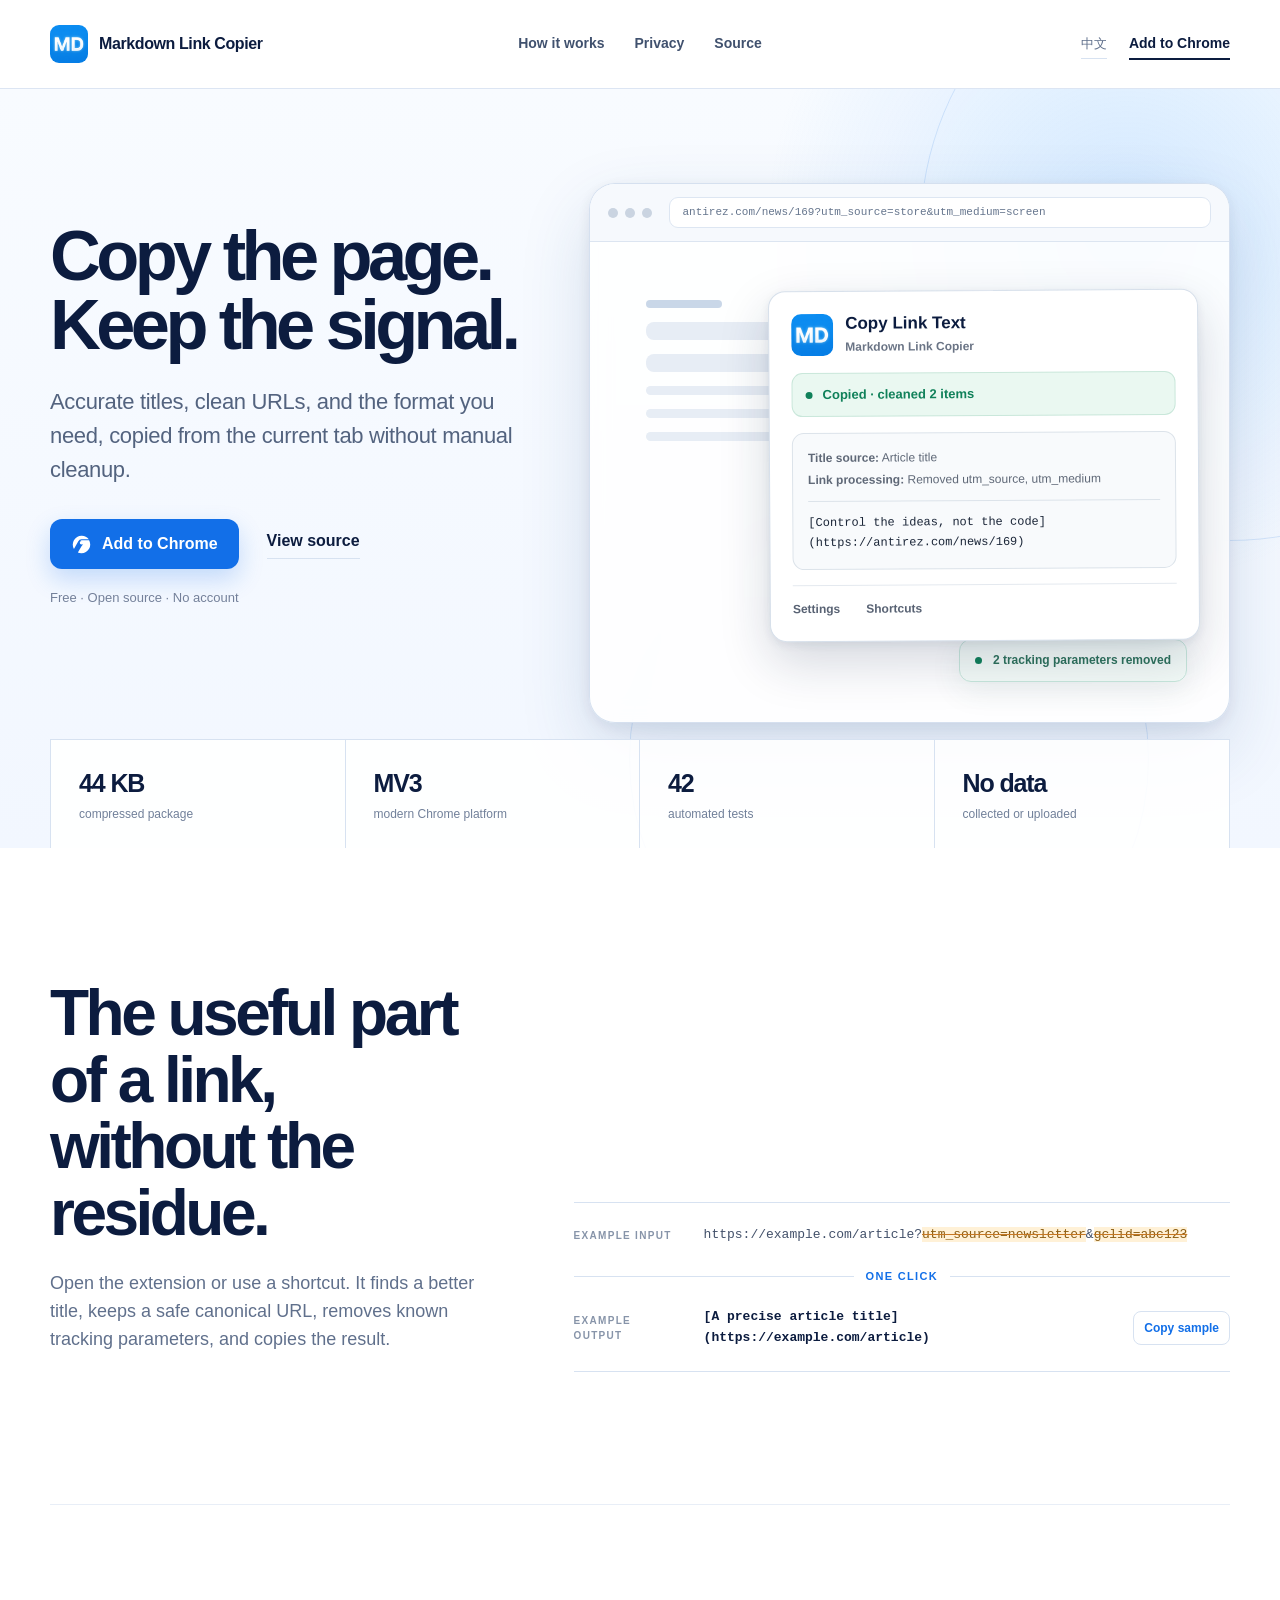
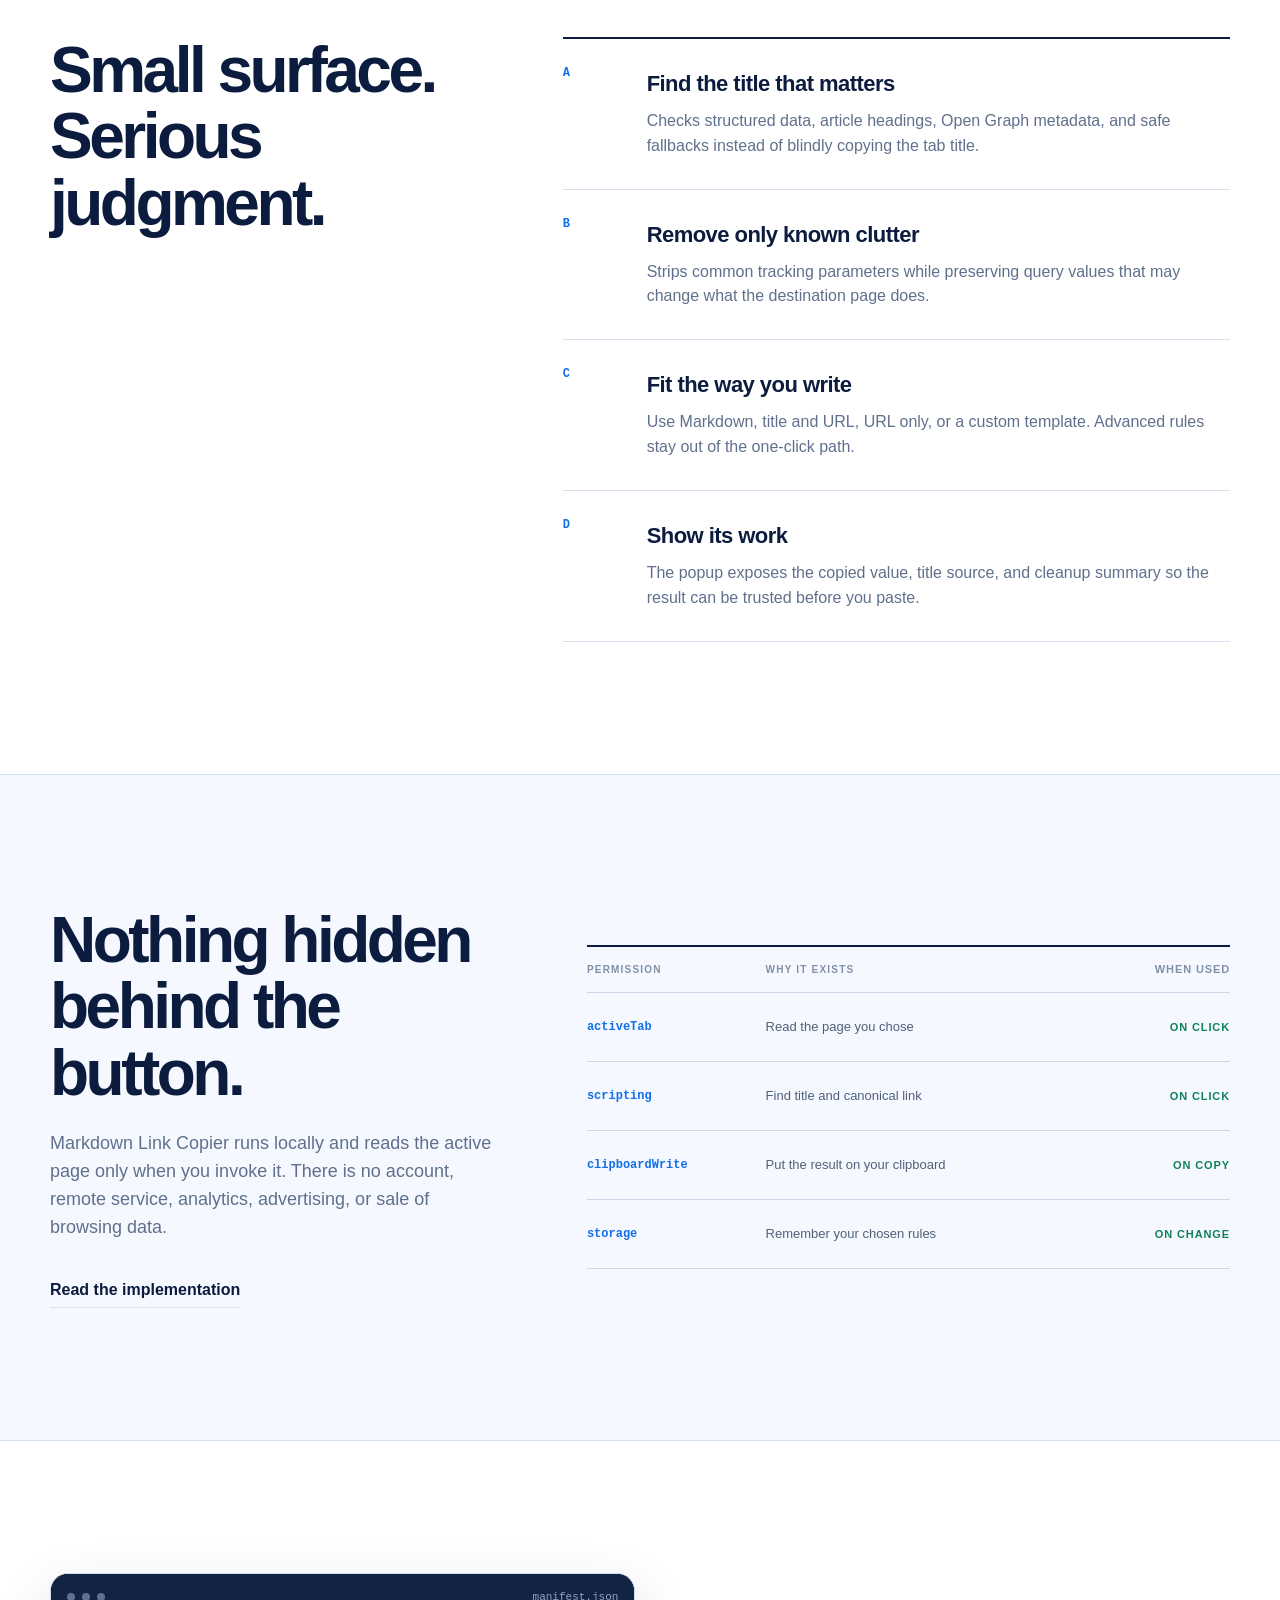
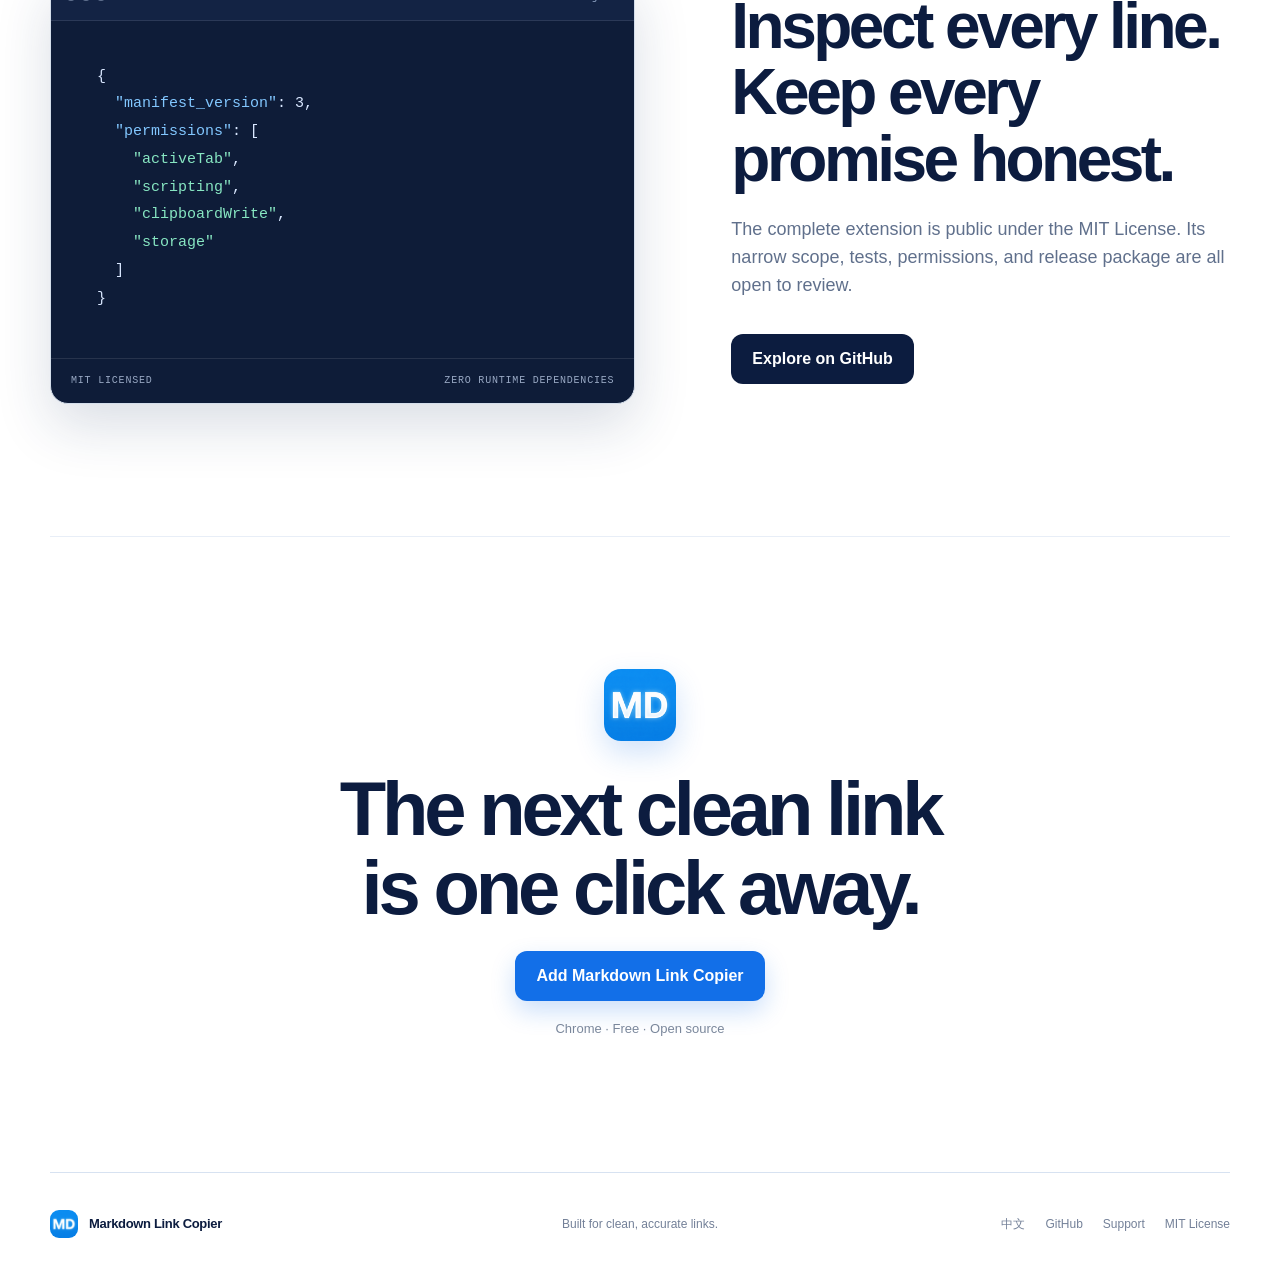
<file: index.html>
<!doctype html>
<html lang="en">
<head>
  <meta charset="utf-8">
  <meta name="viewport" content="width=device-width, initial-scale=1">
  <meta name="description" content="Copy accurate page titles and clean URLs as Markdown in one click. A tiny, private, open-source Chrome extension.">
  <meta name="theme-color" content="#f5f9ff">
  <meta name="google-site-verification" content="lXAVXSCRYw8cvFvBLRrI5SZCFCFTKyAIHOWadJVIrMo">
  <link rel="canonical" href="https://walnut-a.github.io/markdown-link-copier/">
  <link rel="alternate" hreflang="en" href="https://walnut-a.github.io/markdown-link-copier/">
  <link rel="alternate" hreflang="zh-CN" href="https://walnut-a.github.io/markdown-link-copier/zh-CN/">
  <link rel="alternate" hreflang="x-default" href="https://walnut-a.github.io/markdown-link-copier/">
  <meta property="og:title" content="Markdown Link Copier">
  <meta property="og:description" content="Clean links. Accurate titles. One click.">
  <meta property="og:type" content="website">
  <meta property="og:url" content="https://walnut-a.github.io/markdown-link-copier/">
  <meta property="og:site_name" content="Markdown Link Copier">
  <meta property="og:locale" content="en_US">
  <meta property="og:locale:alternate" content="zh_CN">
  <meta property="og:image" content="https://walnut-a.github.io/markdown-link-copier/docs/store-assets/markdown-link-copier-marquee-1400x560.png">
  <meta property="og:image:width" content="1400">
  <meta property="og:image:height" content="560">
  <meta property="og:image:alt" content="Markdown Link Copier turning a tracked page URL into a clean Markdown link">
  <meta name="twitter:card" content="summary_large_image">
  <meta name="twitter:title" content="Markdown Link Copier">
  <meta name="twitter:description" content="Clean links. Accurate titles. One click.">
  <meta name="twitter:image" content="https://walnut-a.github.io/markdown-link-copier/docs/store-assets/markdown-link-copier-marquee-1400x560.png">
  <title>Markdown Link Copier — Clean links in one click</title>
  <link rel="icon" type="image/png" href="chrome-extension/icons/icon32.png">
  <link rel="stylesheet" href="css/custom-theme.css">
  <script type="application/ld+json">
    {
      "@context": "https://schema.org",
      "@type": "SoftwareApplication",
      "name": "Markdown Link Copier",
      "description": "Copy accurate page titles and clean URLs as Markdown in one click.",
      "applicationCategory": "BrowserApplication",
      "operatingSystem": "Google Chrome",
      "softwareVersion": "1.5.3",
      "url": "https://walnut-a.github.io/markdown-link-copier/",
      "downloadUrl": "https://chromewebstore.google.com/detail/okdollbnpaenkphpigcahcaiddfainpn",
      "license": "https://github.com/walnut-a/markdown-link-copier/blob/main/LICENSE",
      "isAccessibleForFree": true,
      "offers": {
        "@type": "Offer",
        "price": "0",
        "priceCurrency": "USD"
      }
    }
  </script>
  <script src="js/main.js" defer></script>
</head>
<body>
  <!--
  THESIS: One click turns the current page into a trustworthy Markdown link, with every product claim placed beside evidence.
  OWN-WORLD: Pale-blue daylight, ink typography, Chrome-blue actions, success green, thin rules, the real MD icon, and real extension UI.
  STORY: Copy moment, cleanup logic, permission ledger, open-source proof, then install.
  FIRST VIEWPORT: A short promise and single install action face a browser-to-popup transformation; a compact proof rail closes the frame.
  FORM: Code-led open-source ledger, concept seed 676863ed.
  FINISH: unreviewed and undocumented is unfinished; this build ends with the finish review, the verdict, DESIGN.md, and every shipping raster carrying its provenance
  -->
  <a class="skip-link" href="#main">Skip to content</a>

  <header class="site-header">
    <a class="brand" href="#top" aria-label="Markdown Link Copier home">
      <img src="chrome-extension/icons/icon128.png" alt="" width="38" height="38">
      <span>Markdown Link Copier</span>
    </a>
    <nav class="site-nav" aria-label="Primary navigation">
      <a href="#how-it-works">How it works</a>
      <a href="#privacy">Privacy</a>
      <a href="https://github.com/walnut-a/markdown-link-copier">Source</a>
    </nav>
    <div class="header-actions">
      <a class="language-switch" href="zh-CN/" lang="zh-CN" hreflang="zh-CN">中文</a>
      <a class="header-install" href="https://chromewebstore.google.com/detail/markdown-link-copier/okdollbnpaenkphpigcahcaiddfainpn">Add to Chrome</a>
    </div>
  </header>

  <main id="main">
    <section class="hero" id="top" aria-labelledby="hero-title">
      <div class="hero-copy">
        <h1 id="hero-title">Copy the page.<br>Keep the signal.</h1>
        <p class="hero-summary">Accurate titles, clean URLs, and the format you need, copied from the current tab without manual cleanup.</p>
        <div class="hero-actions">
          <a class="button button-primary" href="https://chromewebstore.google.com/detail/markdown-link-copier/okdollbnpaenkphpigcahcaiddfainpn">
            <svg aria-hidden="true" viewBox="0 0 24 24"><path d="M12 2a10 10 0 0 0-8.65 15l5-8.66A4 4 0 0 1 12 6h8.32A10 10 0 0 0 12 2Zm0 20a10 10 0 0 0 8.65-15h-10A4 4 0 0 1 12 14l-4.16 7.2A9.97 9.97 0 0 0 12 22Zm0-10a2 2 0 1 0 0-4 2 2 0 0 0 0 4Z"/></svg>
            Add to Chrome
          </a>
          <a class="text-link" href="https://github.com/walnut-a/markdown-link-copier">View source</a>
        </div>
        <p class="hero-note">Free · Open source · No account</p>
      </div>

      <div class="product-stage" aria-label="A browser page and the Markdown Link Copier result">
        <div class="orbit orbit-one" aria-hidden="true"></div>
        <div class="orbit orbit-two" aria-hidden="true"></div>
        <div class="browser-window">
          <div class="browser-bar">
            <span class="browser-dot"></span><span class="browser-dot"></span><span class="browser-dot"></span>
            <div class="address-bar">antirez.com/news/169?utm_source=store&amp;utm_medium=screen</div>
          </div>
          <div class="article-ghost" aria-hidden="true">
            <span class="ghost-kicker"></span><span class="ghost-title ghost-title-long"></span><span class="ghost-title"></span>
            <span class="ghost-line"></span><span class="ghost-line"></span><span class="ghost-line ghost-line-short"></span>
          </div>
          <div class="extension-popover">
            <div class="popover-heading">
              <img src="chrome-extension/icons/icon128.png" alt="" width="42" height="42">
              <div><strong>Copy Link Text</strong><span>Markdown Link Copier</span></div>
            </div>
            <div class="success-line"><span class="status-dot"></span>Copied · cleaned 2 items</div>
            <div class="result-block">
              <p><strong>Title source:</strong> Article title</p>
              <p><strong>Link processing:</strong> Removed utm_source, utm_medium</p>
              <code>[Control the ideas, not the code]<br>(https://antirez.com/news/169)</code>
            </div>
            <div class="popover-links"><span>Settings</span><span>Shortcuts</span></div>
          </div>
          <div class="clean-toast"><span class="status-dot" aria-hidden="true"></span>2 tracking parameters removed</div>
        </div>
      </div>

      <dl class="proof-rail" aria-label="Product evidence">
        <div><dt>44 KB</dt><dd>compressed package</dd></div>
        <div><dt>MV3</dt><dd>modern Chrome platform</dd></div>
        <div><dt>42</dt><dd>automated tests</dd></div>
        <div><dt>No data</dt><dd>collected or uploaded</dd></div>
      </dl>
    </section>

    <section class="transformation section" id="how-it-works" aria-labelledby="transform-title">
      <div class="section-intro">
        <h2 id="transform-title">The useful part of a link,<br>without the residue.</h2>
        <p>Open the extension or use a shortcut. It finds a better title, keeps a safe canonical URL, removes known tracking parameters, and copies the result.</p>
      </div>
      <div class="transform-demo">
        <div class="demo-row demo-source">
          <span class="demo-label">EXAMPLE INPUT</span>
          <code>https://example.com/article?<mark>utm_source=newsletter</mark>&amp;<mark>gclid=abc123</mark></code>
        </div>
        <div class="demo-flow" aria-hidden="true"><span></span><b>one click</b><span></span></div>
        <div class="demo-row demo-result">
          <span class="demo-label">EXAMPLE OUTPUT</span>
          <code id="sample-output">[A precise article title](https://example.com/article)</code>
          <button class="copy-sample" type="button" data-copy-target="sample-output">Copy sample</button>
        </div>
      </div>
    </section>

    <section class="capabilities section" aria-labelledby="capabilities-title">
      <div class="section-intro compact">
        <h2 id="capabilities-title">Small surface.<br>Serious judgment.</h2>
      </div>
      <div class="capability-list">
        <article><span class="cap-index">A</span><div><h3>Find the title that matters</h3><p>Checks structured data, article headings, Open Graph metadata, and safe fallbacks instead of blindly copying the tab title.</p></div></article>
        <article><span class="cap-index">B</span><div><h3>Remove only known clutter</h3><p>Strips common tracking parameters while preserving query values that may change what the destination page does.</p></div></article>
        <article><span class="cap-index">C</span><div><h3>Fit the way you write</h3><p>Use Markdown, title and URL, URL only, or a custom template. Advanced rules stay out of the one-click path.</p></div></article>
        <article><span class="cap-index">D</span><div><h3>Show its work</h3><p>The popup exposes the copied value, title source, and cleanup summary so the result can be trusted before you paste.</p></div></article>
      </div>
    </section>

    <section class="ledger section" id="privacy" aria-labelledby="ledger-title">
      <div class="ledger-heading">
        <h2 id="ledger-title">Nothing hidden<br>behind the button.</h2>
        <p>Markdown Link Copier runs locally and reads the active page only when you invoke it. There is no account, remote service, analytics, advertising, or sale of browsing data.</p>
        <a class="text-link" href="https://github.com/walnut-a/markdown-link-copier/blob/main/chrome-extension/README.md">Read the implementation</a>
      </div>
      <div class="permission-table" role="table" aria-label="Chrome permission explanations">
        <div class="permission-row permission-head" role="row"><span role="columnheader">Permission</span><span role="columnheader">Why it exists</span><span role="columnheader">When used</span></div>
        <div class="permission-row" role="row"><code role="cell">activeTab</code><span role="cell">Read the page you chose</span><span role="cell">On click</span></div>
        <div class="permission-row" role="row"><code role="cell">scripting</code><span role="cell">Find title and canonical link</span><span role="cell">On click</span></div>
        <div class="permission-row" role="row"><code role="cell">clipboardWrite</code><span role="cell">Put the result on your clipboard</span><span role="cell">On copy</span></div>
        <div class="permission-row" role="row"><code role="cell">storage</code><span role="cell">Remember your chosen rules</span><span role="cell">On change</span></div>
      </div>
    </section>

    <section class="source-section section" aria-labelledby="source-title">
      <div class="source-terminal" aria-hidden="true">
        <div class="terminal-bar"><span></span><span></span><span></span><b>manifest.json</b></div>
        <pre><code>{
  <i>"manifest_version"</i>: 3,
  <i>"permissions"</i>: [
    <em>"activeTab"</em>,
    <em>"scripting"</em>,
    <em>"clipboardWrite"</em>,
    <em>"storage"</em>
  ]
}</code></pre>
        <div class="terminal-foot"><span>MIT licensed</span><span>zero runtime dependencies</span></div>
      </div>
      <div class="source-copy">
        <h2 id="source-title">Inspect every line.<br>Keep every promise honest.</h2>
        <p>The complete extension is public under the MIT License. Its narrow scope, tests, permissions, and release package are all open to review.</p>
        <a class="button button-dark" href="https://github.com/walnut-a/markdown-link-copier">Explore on GitHub</a>
      </div>
    </section>

    <section class="final-cta section" aria-labelledby="cta-title">
      <img src="chrome-extension/icons/icon128.png" alt="" width="72" height="72">
      <h2 id="cta-title">The next clean link<br>is one click away.</h2>
      <a class="button button-primary" href="https://chromewebstore.google.com/detail/markdown-link-copier/okdollbnpaenkphpigcahcaiddfainpn">Add Markdown Link Copier</a>
      <p>Chrome · Free · Open source</p>
    </section>
  </main>

  <footer class="site-footer">
    <div class="brand footer-brand"><img src="chrome-extension/icons/icon32.png" alt="" width="28" height="28"><span>Markdown Link Copier</span></div>
    <p>Built for clean, accurate links.</p>
    <div><a href="zh-CN/" lang="zh-CN" hreflang="zh-CN">中文</a><a href="https://github.com/walnut-a/markdown-link-copier">GitHub</a><a href="https://github.com/walnut-a/markdown-link-copier/issues">Support</a><span>MIT License</span></div>
  </footer>
</body>
</html>
</file>
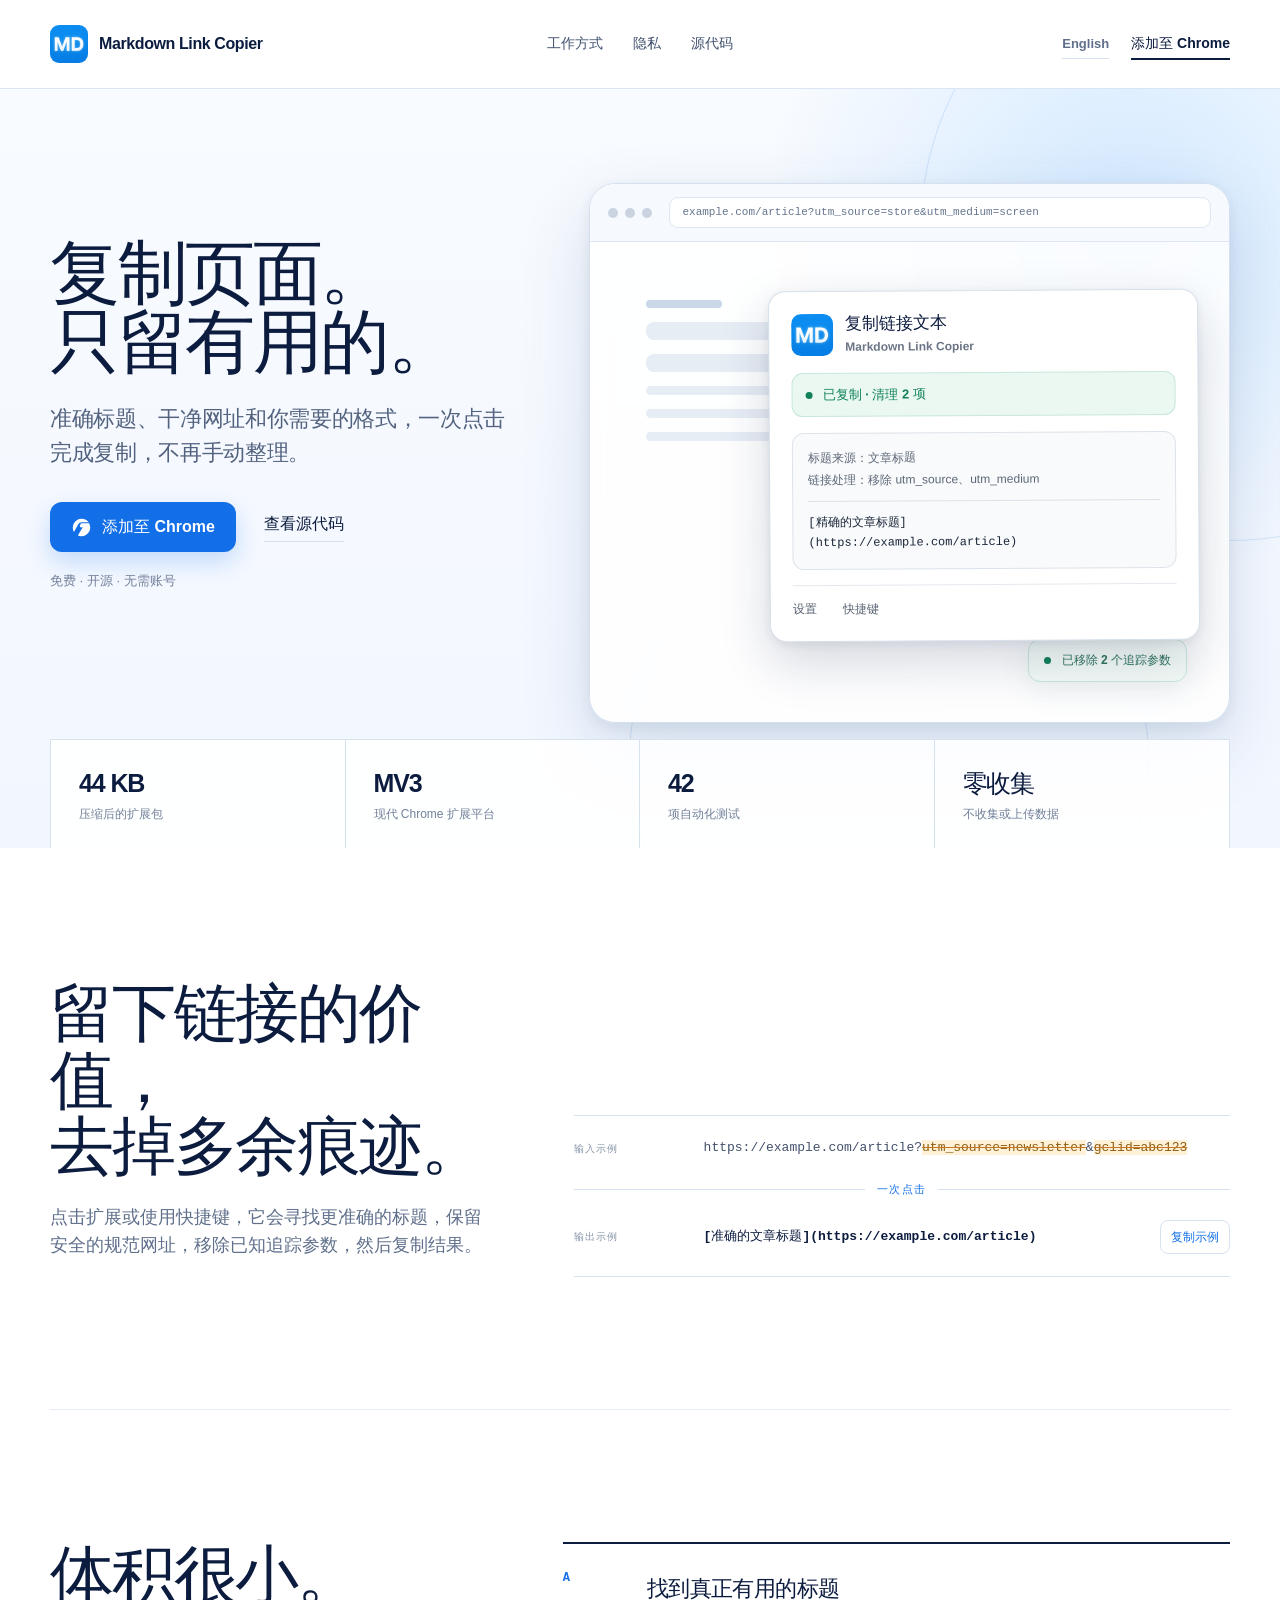
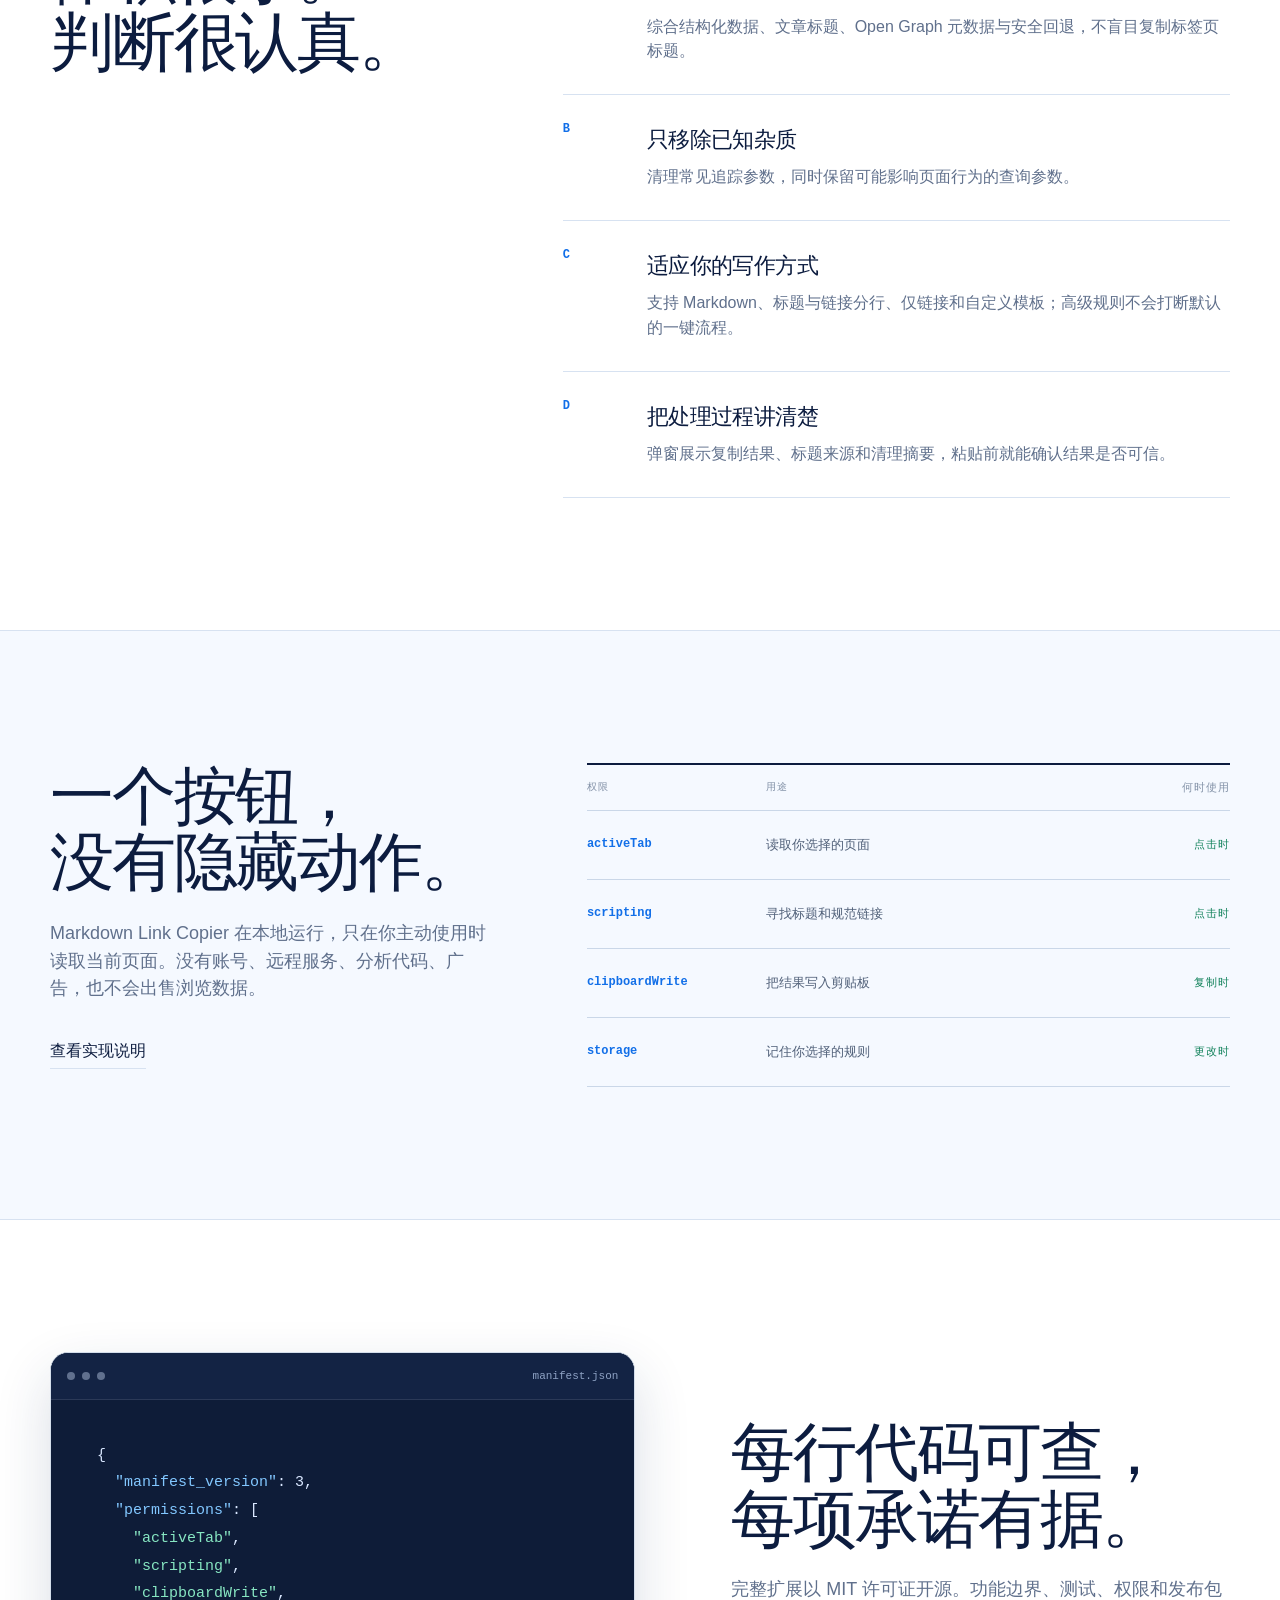
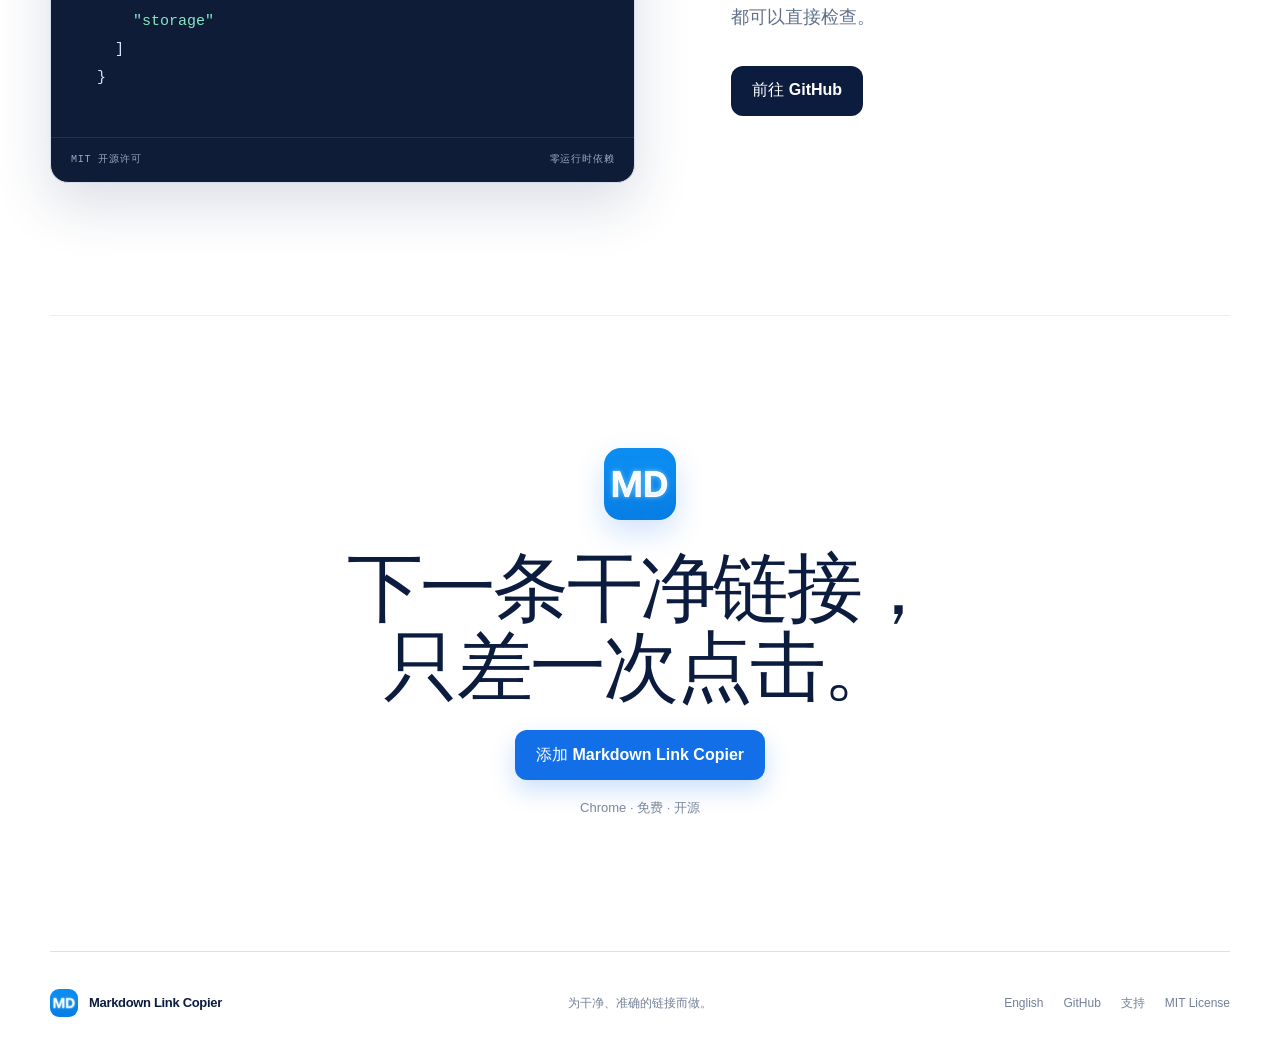
<file: zh-CN/index.html>
<!doctype html>
<html lang="zh-CN">
<head>
  <meta charset="utf-8">
  <meta name="viewport" content="width=device-width, initial-scale=1">
  <meta name="description" content="一键复制准确的网页标题和清理后的 Markdown 链接。轻巧、保护隐私、完全开源的 Chrome 扩展。">
  <meta name="theme-color" content="#f5f9ff">
  <link rel="canonical" href="https://walnut-a.github.io/markdown-link-copier/zh-CN/">
  <link rel="alternate" hreflang="en" href="https://walnut-a.github.io/markdown-link-copier/">
  <link rel="alternate" hreflang="zh-CN" href="https://walnut-a.github.io/markdown-link-copier/zh-CN/">
  <link rel="alternate" hreflang="x-default" href="https://walnut-a.github.io/markdown-link-copier/">
  <meta property="og:title" content="Markdown Link Copier">
  <meta property="og:description" content="干净链接，准确标题，一键复制。">
  <meta property="og:type" content="website">
  <meta property="og:url" content="https://walnut-a.github.io/markdown-link-copier/zh-CN/">
  <meta property="og:site_name" content="Markdown Link Copier">
  <meta property="og:locale" content="zh_CN">
  <meta property="og:locale:alternate" content="en_US">
  <meta property="og:image" content="https://walnut-a.github.io/markdown-link-copier/docs/store-assets/markdown-link-copier-marquee-1400x560.png">
  <meta property="og:image:width" content="1400">
  <meta property="og:image:height" content="560">
  <meta property="og:image:alt" content="Markdown Link Copier 将带追踪参数的网址变成干净的 Markdown 链接">
  <meta name="twitter:card" content="summary_large_image">
  <meta name="twitter:title" content="Markdown Link Copier">
  <meta name="twitter:description" content="干净链接，准确标题，一键复制。">
  <meta name="twitter:image" content="https://walnut-a.github.io/markdown-link-copier/docs/store-assets/markdown-link-copier-marquee-1400x560.png">
  <title>Markdown Link Copier — 一键复制干净链接</title>
  <link rel="icon" type="image/png" href="../chrome-extension/icons/icon32.png">
  <link rel="stylesheet" href="../css/custom-theme.css">
  <script type="application/ld+json">
    {
      "@context": "https://schema.org",
      "@type": "SoftwareApplication",
      "name": "Markdown Link Copier",
      "description": "一键复制准确的网页标题和清理后的 Markdown 链接。",
      "applicationCategory": "BrowserApplication",
      "operatingSystem": "Google Chrome",
      "softwareVersion": "1.5.3",
      "url": "https://walnut-a.github.io/markdown-link-copier/zh-CN/",
      "downloadUrl": "https://chromewebstore.google.com/detail/okdollbnpaenkphpigcahcaiddfainpn",
      "license": "https://github.com/walnut-a/markdown-link-copier/blob/main/LICENSE",
      "isAccessibleForFree": true,
      "offers": {
        "@type": "Offer",
        "price": "0",
        "priceCurrency": "USD"
      }
    }
  </script>
  <script src="../js/main.js" defer></script>
</head>
<body>
  <a class="skip-link" href="#main">跳到主要内容</a>

  <header class="site-header">
    <a class="brand" href="#top" aria-label="Markdown Link Copier 首页">
      <img src="../chrome-extension/icons/icon128.png" alt="" width="38" height="38">
      <span>Markdown Link Copier</span>
    </a>
    <nav class="site-nav" aria-label="主要导航">
      <a href="#how-it-works">工作方式</a>
      <a href="#privacy">隐私</a>
      <a href="https://github.com/walnut-a/markdown-link-copier">源代码</a>
    </nav>
    <div class="header-actions">
      <a class="language-switch" href="../" lang="en" hreflang="en">English</a>
      <a class="header-install" href="https://chromewebstore.google.com/detail/markdown-link-copier/okdollbnpaenkphpigcahcaiddfainpn">添加至 Chrome</a>
    </div>
  </header>

  <main id="main">
    <section class="hero" id="top" aria-labelledby="hero-title">
      <div class="hero-copy">
        <h1 id="hero-title">复制页面。<br>只留有用的。</h1>
        <p class="hero-summary">准确标题、干净网址和你需要的格式，一次点击完成复制，不再手动整理。</p>
        <div class="hero-actions">
          <a class="button button-primary" href="https://chromewebstore.google.com/detail/markdown-link-copier/okdollbnpaenkphpigcahcaiddfainpn">
            <svg aria-hidden="true" viewBox="0 0 24 24"><path d="M12 2a10 10 0 0 0-8.65 15l5-8.66A4 4 0 0 1 12 6h8.32A10 10 0 0 0 12 2Zm0 20a10 10 0 0 0 8.65-15h-10A4 4 0 0 1 12 14l-4.16 7.2A9.97 9.97 0 0 0 12 22Zm0-10a2 2 0 1 0 0-4 2 2 0 0 0 0 4Z"/></svg>
            添加至 Chrome
          </a>
          <a class="text-link" href="https://github.com/walnut-a/markdown-link-copier">查看源代码</a>
        </div>
        <p class="hero-note">免费 · 开源 · 无需账号</p>
      </div>

      <div class="product-stage" aria-label="浏览器页面与 Markdown Link Copier 复制结果">
        <div class="orbit orbit-one" aria-hidden="true"></div>
        <div class="orbit orbit-two" aria-hidden="true"></div>
        <div class="browser-window">
          <div class="browser-bar">
            <span class="browser-dot"></span><span class="browser-dot"></span><span class="browser-dot"></span>
            <div class="address-bar">example.com/article?utm_source=store&amp;utm_medium=screen</div>
          </div>
          <div class="article-ghost" aria-hidden="true">
            <span class="ghost-kicker"></span><span class="ghost-title ghost-title-long"></span><span class="ghost-title"></span>
            <span class="ghost-line"></span><span class="ghost-line"></span><span class="ghost-line ghost-line-short"></span>
          </div>
          <div class="extension-popover">
            <div class="popover-heading">
              <img src="../chrome-extension/icons/icon128.png" alt="" width="42" height="42">
              <div><strong>复制链接文本</strong><span>Markdown Link Copier</span></div>
            </div>
            <div class="success-line"><span class="status-dot"></span>已复制 · 清理 2 项</div>
            <div class="result-block">
              <p><strong>标题来源：</strong>文章标题</p>
              <p><strong>链接处理：</strong>移除 utm_source、utm_medium</p>
              <code>[精确的文章标题]<br>(https://example.com/article)</code>
            </div>
            <div class="popover-links"><span>设置</span><span>快捷键</span></div>
          </div>
          <div class="clean-toast"><span class="status-dot" aria-hidden="true"></span>已移除 2 个追踪参数</div>
        </div>
      </div>

      <dl class="proof-rail" aria-label="产品依据">
        <div><dt>44 KB</dt><dd>压缩后的扩展包</dd></div>
        <div><dt>MV3</dt><dd>现代 Chrome 扩展平台</dd></div>
        <div><dt>42</dt><dd>项自动化测试</dd></div>
        <div><dt>零收集</dt><dd>不收集或上传数据</dd></div>
      </dl>
    </section>

    <section class="transformation section" id="how-it-works" aria-labelledby="transform-title">
      <div class="section-intro">
        <h2 id="transform-title">留下链接的价值，<br>去掉多余痕迹。</h2>
        <p>点击扩展或使用快捷键，它会寻找更准确的标题，保留安全的规范网址，移除已知追踪参数，然后复制结果。</p>
      </div>
      <div class="transform-demo">
        <div class="demo-row demo-source">
          <span class="demo-label">输入示例</span>
          <code>https://example.com/article?<mark>utm_source=newsletter</mark>&amp;<mark>gclid=abc123</mark></code>
        </div>
        <div class="demo-flow" aria-hidden="true"><span></span><b>一次点击</b><span></span></div>
        <div class="demo-row demo-result">
          <span class="demo-label">输出示例</span>
          <code id="sample-output">[准确的文章标题](https://example.com/article)</code>
          <button class="copy-sample" type="button" data-copy-target="sample-output" data-success-label="已复制" data-fallback-label="已选中文字">复制示例</button>
        </div>
      </div>
    </section>

    <section class="capabilities section" aria-labelledby="capabilities-title">
      <div class="section-intro compact">
        <h2 id="capabilities-title">体积很小。<br>判断很认真。</h2>
      </div>
      <div class="capability-list">
        <article><span class="cap-index">A</span><div><h3>找到真正有用的标题</h3><p>综合结构化数据、文章标题、Open Graph 元数据与安全回退，不盲目复制标签页标题。</p></div></article>
        <article><span class="cap-index">B</span><div><h3>只移除已知杂质</h3><p>清理常见追踪参数，同时保留可能影响页面行为的查询参数。</p></div></article>
        <article><span class="cap-index">C</span><div><h3>适应你的写作方式</h3><p>支持 Markdown、标题与链接分行、仅链接和自定义模板；高级规则不会打断默认的一键流程。</p></div></article>
        <article><span class="cap-index">D</span><div><h3>把处理过程讲清楚</h3><p>弹窗展示复制结果、标题来源和清理摘要，粘贴前就能确认结果是否可信。</p></div></article>
      </div>
    </section>

    <section class="ledger section" id="privacy" aria-labelledby="ledger-title">
      <div class="ledger-heading">
        <h2 id="ledger-title">一个按钮，<br>没有隐藏动作。</h2>
        <p>Markdown Link Copier 在本地运行，只在你主动使用时读取当前页面。没有账号、远程服务、分析代码、广告，也不会出售浏览数据。</p>
        <a class="text-link" href="https://github.com/walnut-a/markdown-link-copier/blob/main/chrome-extension/README.md">查看实现说明</a>
      </div>
      <div class="permission-table" role="table" aria-label="Chrome 权限说明">
        <div class="permission-row permission-head" role="row"><span role="columnheader">权限</span><span role="columnheader">用途</span><span role="columnheader">何时使用</span></div>
        <div class="permission-row" role="row"><code role="cell">activeTab</code><span role="cell">读取你选择的页面</span><span role="cell">点击时</span></div>
        <div class="permission-row" role="row"><code role="cell">scripting</code><span role="cell">寻找标题和规范链接</span><span role="cell">点击时</span></div>
        <div class="permission-row" role="row"><code role="cell">clipboardWrite</code><span role="cell">把结果写入剪贴板</span><span role="cell">复制时</span></div>
        <div class="permission-row" role="row"><code role="cell">storage</code><span role="cell">记住你选择的规则</span><span role="cell">更改时</span></div>
      </div>
    </section>

    <section class="source-section section" aria-labelledby="source-title">
      <div class="source-terminal" aria-hidden="true">
        <div class="terminal-bar"><span></span><span></span><span></span><b>manifest.json</b></div>
        <pre><code>{
  <i>"manifest_version"</i>: 3,
  <i>"permissions"</i>: [
    <em>"activeTab"</em>,
    <em>"scripting"</em>,
    <em>"clipboardWrite"</em>,
    <em>"storage"</em>
  ]
}</code></pre>
        <div class="terminal-foot"><span>MIT 开源许可</span><span>零运行时依赖</span></div>
      </div>
      <div class="source-copy">
        <h2 id="source-title">每行代码可查，<br>每项承诺有据。</h2>
        <p>完整扩展以 MIT 许可证开源。功能边界、测试、权限和发布包都可以直接检查。</p>
        <a class="button button-dark" href="https://github.com/walnut-a/markdown-link-copier">前往 GitHub</a>
      </div>
    </section>

    <section class="final-cta section" aria-labelledby="cta-title">
      <img src="../chrome-extension/icons/icon128.png" alt="" width="72" height="72">
      <h2 id="cta-title">下一条干净链接，<br>只差一次点击。</h2>
      <a class="button button-primary" href="https://chromewebstore.google.com/detail/markdown-link-copier/okdollbnpaenkphpigcahcaiddfainpn">添加 Markdown Link Copier</a>
      <p>Chrome · 免费 · 开源</p>
    </section>
  </main>

  <footer class="site-footer">
    <div class="brand footer-brand"><img src="../chrome-extension/icons/icon32.png" alt="" width="28" height="28"><span>Markdown Link Copier</span></div>
    <p>为干净、准确的链接而做。</p>
    <div><a href="../" lang="en" hreflang="en">English</a><a href="https://github.com/walnut-a/markdown-link-copier">GitHub</a><a href="https://github.com/walnut-a/markdown-link-copier/issues">支持</a><span>MIT License</span></div>
  </footer>
</body>
</html>
</file>
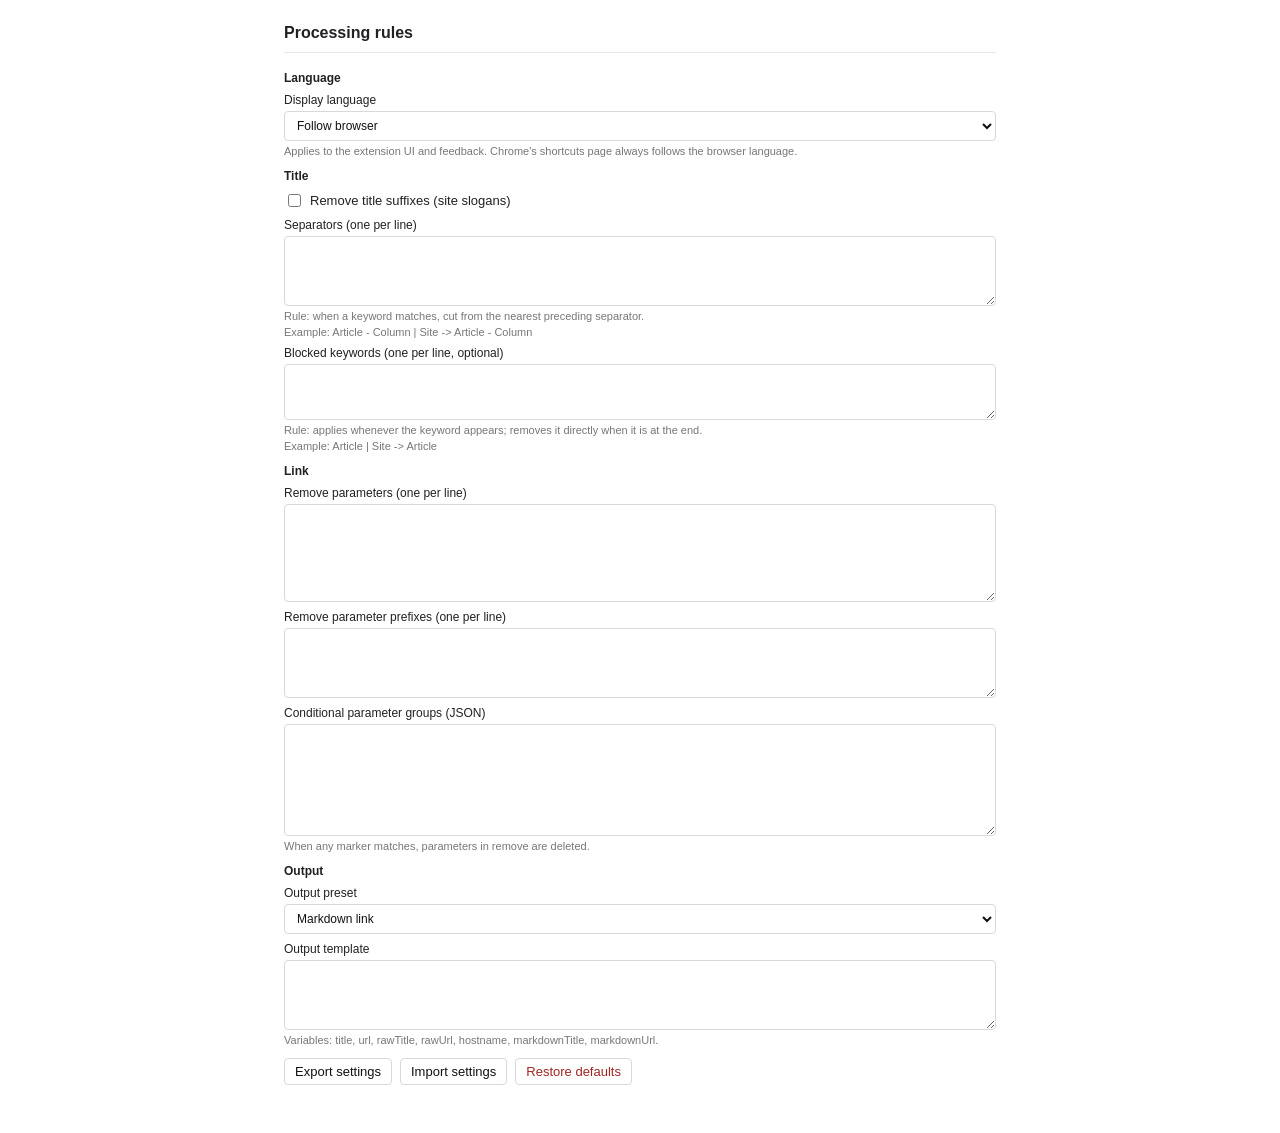
<file: chrome-extension/options.html>
<!doctype html>
<html lang="en">
  <head>
    <meta charset="utf-8">
    <title data-i18n="optionsPageTitle">Markdown Link Copier Settings</title>
    <link rel="stylesheet" href="popup.css">
  </head>
  <body data-page="options">
    <main>
      <h1 data-i18n="settingsHeading">Processing rules</h1>
      <section class="settings" aria-label="Processing rule settings" data-i18n-aria-label="settingsAria">
        <div class="settings-body">
          <p class="section-title" data-i18n="sectionLanguage">Language</p>
          <label class="field">
            <span data-i18n="uiLanguage">Display language</span>
            <select id="ui-language">
              <option value="auto" data-i18n="languageAuto">Follow browser</option>
              <option value="zh_CN" data-i18n="languageChinese">中文</option>
              <option value="en" data-i18n="languageEnglish">English</option>
            </select>
            <span class="help" data-i18n="languageHelp">Applies to the extension UI and feedback. Chrome's shortcuts page always follows the browser language.</span>
          </label>
          <p class="section-title" data-i18n="sectionTitle">Title</p>
          <label class="checkbox">
            <input type="checkbox" id="strip-title-suffix">
            <span data-i18n="stripTitleSuffix">Remove title suffixes (site slogans)</span>
          </label>
          <label class="field">
            <span data-i18n="titleSeparators">Separators (one per line)</span>
            <textarea id="title-separators" rows="4"></textarea>
            <span class="help" data-i18n="titleSeparatorsRule">Rule: when a keyword matches, cut from the nearest preceding separator.</span>
            <span class="help" data-i18n="titleSeparatorsExample">Example: Article - Column | Site -> Article - Column</span>
          </label>
          <label class="field">
            <span data-i18n="titleKeywords">Blocked keywords (one per line, optional)</span>
            <textarea id="title-suffix-keywords" rows="3"></textarea>
            <span class="help" data-i18n="titleKeywordsRule">Rule: applies whenever the keyword appears; removes it directly when it is at the end.</span>
            <span class="help" data-i18n="titleKeywordsExample">Example: Article | Site -> Article</span>
          </label>
          <p class="section-title" data-i18n="sectionLink">Link</p>
          <label class="field">
            <span data-i18n="trackingParams">Remove parameters (one per line)</span>
            <textarea id="tracking-params" rows="6"></textarea>
          </label>
          <label class="field">
            <span data-i18n="trackingPrefixes">Remove parameter prefixes (one per line)</span>
            <textarea id="tracking-prefixes" rows="4"></textarea>
          </label>
          <label class="field">
            <span data-i18n="conditionalGroups">Conditional parameter groups (JSON)</span>
            <textarea id="conditional-tracking-groups" rows="7"></textarea>
            <span class="help" data-i18n="conditionalGroupsHelp">When any marker matches, parameters in remove are deleted.</span>
          </label>
          <p class="section-title" data-i18n="sectionOutput">Output</p>
          <label class="field">
            <span data-i18n="outputPreset">Output preset</span>
            <select id="output-preset">
              <option value="markdown" data-i18n="presetMarkdown">Markdown link</option>
              <option value="title-url" data-i18n="presetTitleUrl">Title and URL on separate lines</option>
              <option value="url" data-i18n="presetUrl">URL only</option>
              <option value="custom" data-i18n="presetCustom">Custom template</option>
            </select>
          </label>
          <label class="field">
            <span data-i18n="outputTemplate">Output template</span>
            <textarea id="output-template" rows="4"></textarea>
            <span class="help" data-i18n="outputTemplateHelp">Variables: title, url, rawTitle, rawUrl, hostname, markdownTitle, markdownUrl.</span>
          </label>
          <div class="settings-actions" aria-label="Settings backup and restore" data-i18n-aria-label="settingsBackupAria">
            <button id="export-settings" class="secondary-button" type="button" data-i18n="exportSettings">Export settings</button>
            <button id="import-settings" class="secondary-button" type="button" data-i18n="importSettings">Import settings</button>
            <button id="reset-settings" class="secondary-button danger-button" type="button" data-i18n="resetDefaults">Restore defaults</button>
            <input id="import-settings-file" type="file" accept="application/json,.json" hidden>
          </div>
          <p id="settings-status" class="hint" role="status" aria-live="polite"></p>
        </div>
      </section>
    </main>
    <script src="popup.js" type="module"></script>
  </body>
</html>
</file>
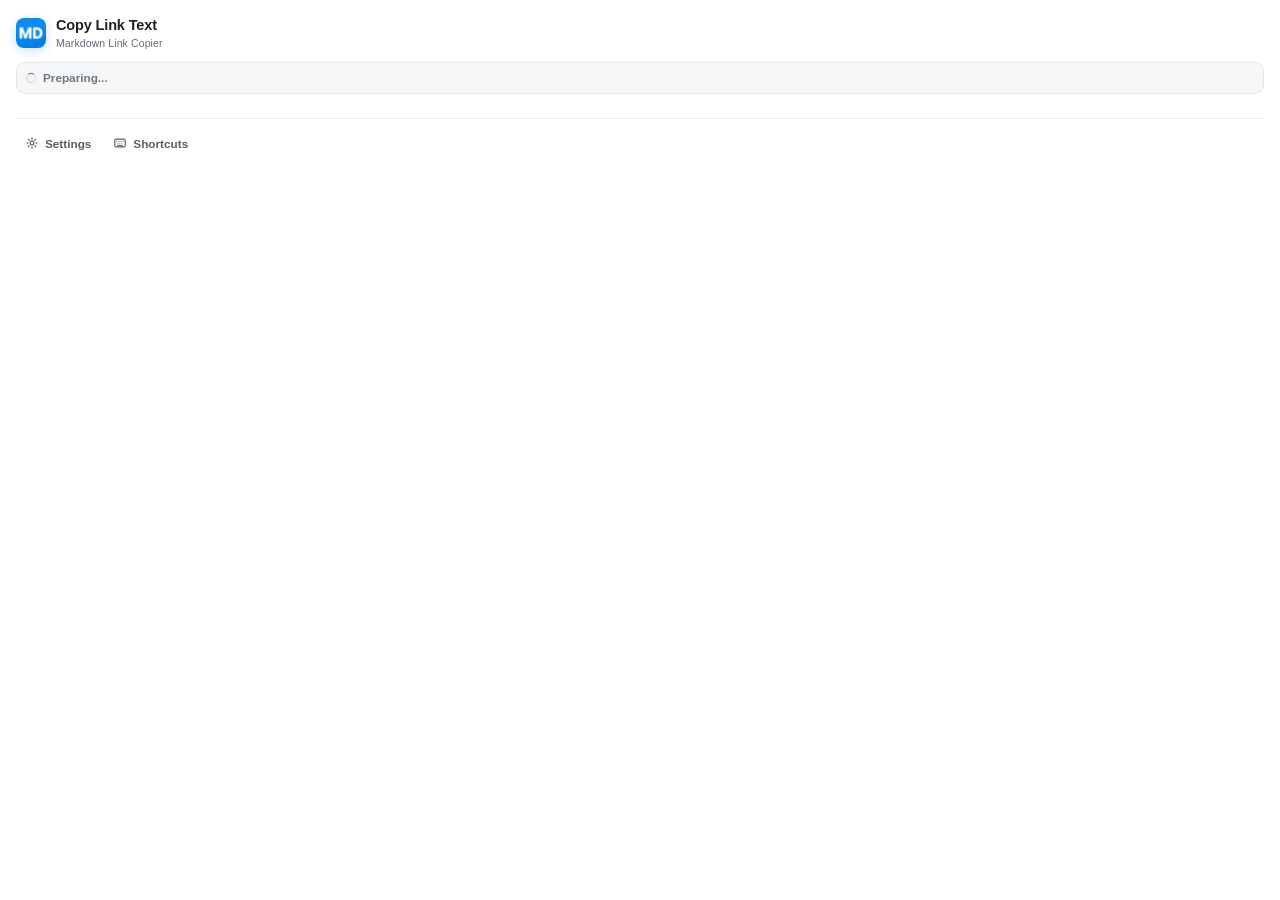
<file: chrome-extension/popup.html>
<!doctype html>
<html lang="en">
  <head>
    <meta charset="utf-8">
    <title data-i18n="extensionName">Markdown Link Copier</title>
    <link rel="stylesheet" href="popup.css">
  </head>
  <body data-page="popup">
    <main class="popup-shell">
      <header class="popup-header">
        <img class="app-icon" src="icons/icon32.png" alt="" width="30" height="30">
        <div class="popup-heading">
          <h1 data-i18n="popupHeading">Copy Link Text</h1>
          <span class="product-name" data-i18n="extensionName">Markdown Link Copier</span>
        </div>
      </header>
      <div class="status-row">
        <p id="status" data-state="loading" role="status" aria-live="polite" data-i18n="preparing">Preparing...</p>
        <button id="retry-copy" class="retry-button" type="button" data-i18n="retryCopy" hidden>Copy again</button>
      </div>
      <section id="result-panel" class="result-panel" aria-label="Copy result" data-i18n-aria-label="copyResultAria" hidden>
        <div class="result-details">
          <span id="title-source" class="result-source" hidden></span>
          <span id="cleanup-summary" class="cleanup-summary" hidden></span>
        </div>
        <textarea
          id="result-preview"
          aria-label="Copied content"
          data-i18n-aria-label="copiedContentAria"
          rows="3"
          readonly
          spellcheck="false"
          hidden
        ></textarea>
      </section>
      <div class="popup-actions">
        <button id="open-settings" class="secondary-button" type="button">
          <svg viewBox="0 0 20 20" aria-hidden="true">
            <circle cx="10" cy="10" r="2.6"></circle>
            <path d="M10 2.6v2M10 15.4v2M17.4 10h-2M4.6 10h-2M15.2 4.8l-1.4 1.4M6.2 13.8l-1.4 1.4M15.2 15.2l-1.4-1.4M6.2 6.2 4.8 4.8"></path>
          </svg>
          <span data-i18n="settings">Settings</span>
        </button>
        <button id="open-shortcuts" class="secondary-button" type="button">
          <svg viewBox="0 0 20 20" aria-hidden="true">
            <rect x="2.5" y="4.5" width="15" height="11" rx="2"></rect>
            <path d="M5.5 8h.01M8.5 8h.01M11.5 8h.01M14.5 8h.01M6.5 11h.01M9.5 11h.01M12.5 11h.01M7 13.5h6"></path>
          </svg>
          <span data-i18n="shortcuts">Shortcuts</span>
        </button>
      </div>
    </main>
    <script src="popup.js" type="module"></script>
  </body>
</html>
</file>
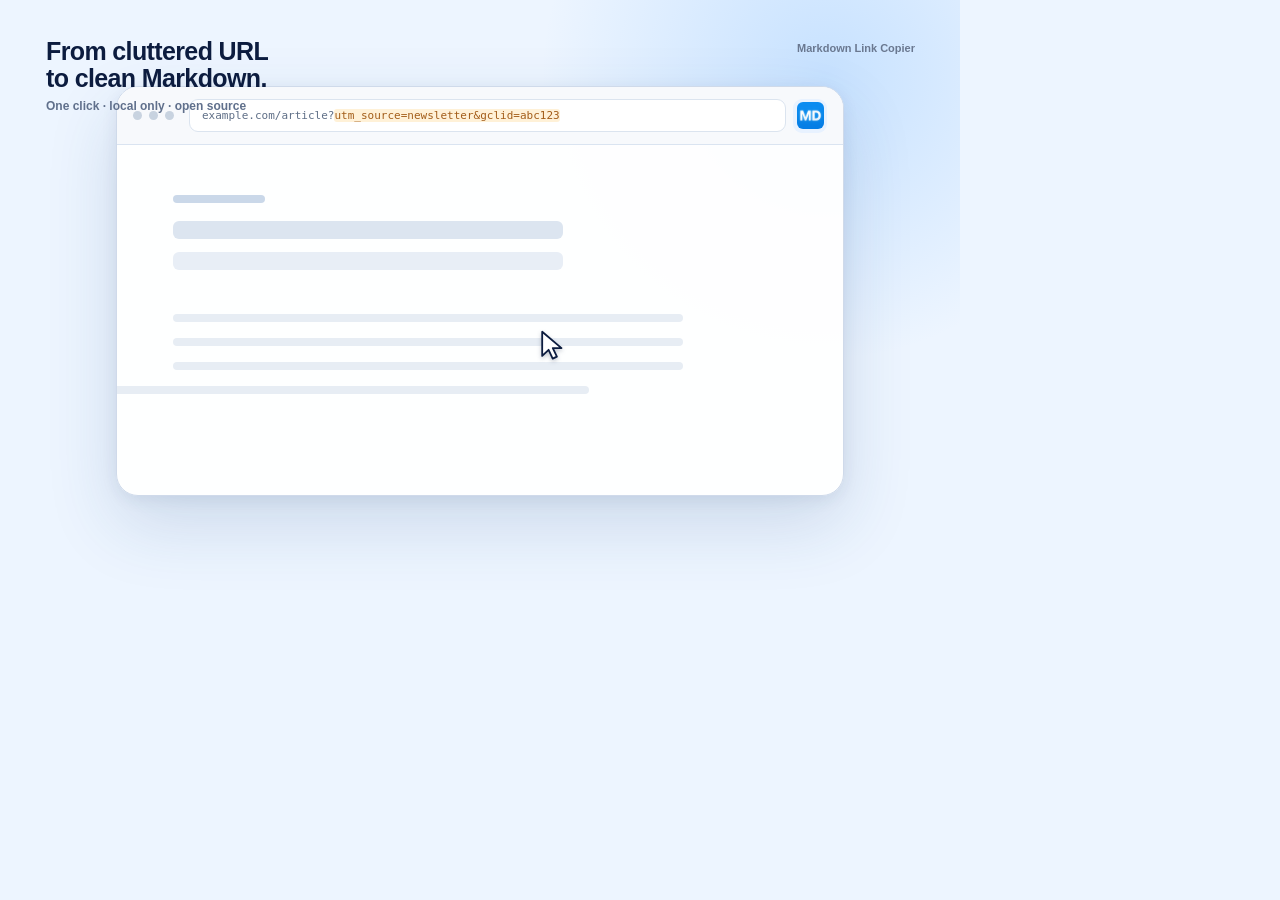
<file: docs/promotion/demo.html>
<!doctype html>
<html lang="en">
<head>
  <meta charset="utf-8">
  <meta name="viewport" content="width=device-width, initial-scale=1">
  <meta name="robots" content="noindex">
  <title>Markdown Link Copier — promotion demo</title>
  <style>
    :root {
      --ink: #0c1c3f;
      --muted: #60708c;
      --blue: #126fe8;
      --line: #d7e2f1;
      --green: #10815a;
      --green-pale: #eaf8f1;
      font-family: ui-sans-serif, -apple-system, BlinkMacSystemFont, "Segoe UI", sans-serif;
      color: var(--ink);
      background: #edf5ff;
    }

    * { box-sizing: border-box; }
    body { width: 960px; height: 540px; margin: 0; overflow: hidden; background: radial-gradient(circle at 86% 14%, rgba(100, 175, 255, .28), transparent 30%), #edf5ff; }
    .stage { position: relative; width: 100%; height: 100%; padding: 34px; }
    .caption { position: absolute; z-index: 5; top: 38px; left: 46px; }
    .caption strong { display: block; font-family: "Trebuchet MS", "Avenir Next", sans-serif; font-size: 25px; font-weight: 800; line-height: 1.08; letter-spacing: -.025em; }
    .caption span { display: block; margin-top: 7px; color: var(--muted); font-size: 12px; font-weight: 650; }
    .browser { position: absolute; left: 116px; top: 86px; width: 728px; height: 410px; overflow: hidden; border: 1px solid #cfdaea; border-radius: 22px; background: rgba(255, 255, 255, .96); box-shadow: 0 28px 70px rgba(34, 74, 132, .16), 0 4px 16px rgba(32, 52, 84, .08); }
    .bar { height: 58px; display: flex; align-items: center; gap: 7px; padding: 0 16px; border-bottom: 1px solid #dae4f1; background: #f7f9fc; }
    .dot { width: 9px; height: 9px; border-radius: 50%; background: #c8d3e0; }
    .url { min-width: 0; flex: 1; margin-left: 8px; padding: 9px 12px; overflow: hidden; border: 1px solid #dbe4ef; border-radius: 9px; background: white; color: #5f6f87; font: 11px/1.2 ui-monospace, SFMono-Regular, Menlo, monospace; white-space: nowrap; }
    .tracking { color: #a35d19; background: #fff1d7; border-radius: 3px; text-decoration-color: #b7661c; transition: opacity 180ms ease; }
    .toolbar-icon { position: relative; display: grid; width: 34px; height: 34px; place-items: center; border-radius: 9px; background: #e8f2ff; }
    .toolbar-icon img { width: 27px; height: 27px; border-radius: 6px; }
    .toolbar-pulse { position: absolute; inset: -4px; border: 2px solid rgba(18, 111, 232, .42); border-radius: 12px; opacity: 0; }
    .page { position: absolute; inset: 58px 0 0; padding: 50px 56px; }
    .page-meta { width: 92px; height: 8px; border-radius: 4px; background: #cad8e9; }
    .page-title { width: 390px; height: 18px; margin-top: 18px; border-radius: 6px; background: #dce5f0; box-shadow: 0 31px #e8eef6; }
    .page-lines { width: 510px; height: 8px; margin-top: 75px; border-radius: 4px; background: #e7edf4; box-shadow: 0 24px #e7edf4, 0 48px #e7edf4, -94px 72px #e7edf4; }
    .popover { position: absolute; z-index: 3; top: 78px; right: 24px; width: 386px; padding: 19px; border: 1px solid #d5dfec; border-radius: 16px; background: white; box-shadow: 0 20px 50px rgba(21, 40, 72, .18), 0 3px 8px rgba(21, 40, 72, .08); opacity: 0; transform: translateY(-7px) scale(.985); transform-origin: 90% 0; }
    .popover-head { display: flex; align-items: center; gap: 11px; }
    .popover-head img { width: 38px; height: 38px; border-radius: 8px; }
    .popover-head strong { display: block; font-size: 15px; }
    .popover-head span { display: block; margin-top: 3px; color: #707b8d; font-size: 10px; }
    .status { display: flex; align-items: center; gap: 9px; margin-top: 14px; padding: 10px 11px; border: 1px solid #c9e7da; border-radius: 10px; background: var(--green-pale); color: var(--green); font-size: 11px; font-weight: 760; }
    .status-dot { width: 6px; height: 6px; border-radius: 50%; background: currentColor; }
    .result { margin-top: 12px; padding: 13px; border: 1px solid #dce3ea; border-radius: 11px; background: #f8fafc; opacity: 0; }
    .result p { margin: 0 0 3px; color: #606a79; font-size: 10px; }
    .result code { display: block; margin-top: 10px; padding-top: 10px; border-top: 1px solid #dce3ea; color: #17243b; font: 10.5px/1.55 ui-monospace, SFMono-Regular, Menlo, monospace; overflow-wrap: anywhere; }
    .copied-link { background: rgba(18, 111, 232, .12); border-radius: 4px; }
    .cursor { position: absolute; z-index: 9; left: 540px; top: 330px; width: 24px; height: 31px; filter: drop-shadow(0 2px 2px rgba(12, 28, 63, .25)); }
    .cursor svg { display: block; width: 100%; height: 100%; }
    .toast { position: absolute; z-index: 4; right: 38px; bottom: 24px; display: flex; align-items: center; gap: 8px; padding: 10px 13px; border: 1px solid #c8e7dc; border-radius: 11px; background: #f4fbf8; color: #2e725c; font-size: 11px; font-weight: 720; box-shadow: 0 8px 30px rgba(47, 101, 84, .1); opacity: 0; transform: translateY(6px); }
    .footer-note { position: absolute; right: 45px; top: 42px; color: #6a7890; font-size: 11px; font-weight: 650; }
  </style>
</head>
<body>
  <main class="stage" aria-label="Markdown Link Copier demonstration">
    <div class="caption"><strong>From cluttered URL<br>to clean Markdown.</strong><span>One click · local only · open source</span></div>
    <div class="footer-note">Markdown Link Copier</div>
    <section class="browser">
      <div class="bar">
        <span class="dot"></span><span class="dot"></span><span class="dot"></span>
        <div class="url">example.com/article?<span class="tracking">utm_source=newsletter&amp;gclid=abc123</span></div>
        <div class="toolbar-icon"><img src="../../chrome-extension/icons/icon128.png" alt=""><span class="toolbar-pulse"></span></div>
      </div>
      <div class="page" aria-hidden="true"><div class="page-meta"></div><div class="page-title"></div><div class="page-lines"></div></div>
      <div class="popover">
        <div class="popover-head"><img src="../../chrome-extension/icons/icon128.png" alt=""><div><strong>Copy Link Text</strong><span>Markdown Link Copier</span></div></div>
        <div class="status"><span class="status-dot"></span><span class="status-label">Reading the current page…</span></div>
        <div class="result">
          <p><strong>Title source:</strong> Article title</p>
          <p><strong>Link processing:</strong> Removed utm_source, gclid</p>
          <code><span class="copied-link">[A precise article title]<br>(https://example.com/article)</span></code>
        </div>
      </div>
      <div class="toast"><span class="status-dot"></span>Copied · cleaned 2 items</div>
    </section>
    <div class="cursor" aria-hidden="true">
      <svg viewBox="0 0 24 31" fill="none" xmlns="http://www.w3.org/2000/svg"><path d="M2.2 1.8v24.1l6.4-6.1 4.1 8.8 4.2-2-4.1-8.5h8.7L2.2 1.8Z" fill="white" stroke="#0c1c3f" stroke-width="1.8" stroke-linejoin="round"/></svg>
    </div>
  </main>
  <script>
    const params = new URLSearchParams(location.search);
    const frame = Number(params.get('frame') || 0);
    const total = Math.max(2, Number(params.get('total') || 48));
    const progress = Math.min(1, Math.max(0, frame / (total - 1)));
    const clamp = (value) => Math.min(1, Math.max(0, value));
    const ease = (value) => 1 - Math.pow(1 - clamp(value), 3);
    const cursor = document.querySelector('.cursor');
    const popover = document.querySelector('.popover');
    const result = document.querySelector('.result');
    const tracking = document.querySelector('.tracking');
    const pulse = document.querySelector('.toolbar-pulse');
    const toast = document.querySelector('.toast');
    const statusLabel = document.querySelector('.status-label');

    const cursorMove = ease((progress - .05) / .24);
    cursor.style.left = `${540 + (786 - 540) * cursorMove}px`;
    cursor.style.top = `${330 + (102 - 330) * cursorMove}px`;
    cursor.style.transform = `scale(${1 - .12 * clamp((progress - .28) / .06)})`;

    const clicked = clamp((progress - .29) / .05);
    pulse.style.opacity = String(1 - Math.abs(clicked * 2 - 1));
    pulse.style.transform = `scale(${.82 + clicked * .34})`;

    const popoverIn = ease((progress - .34) / .12);
    popover.style.opacity = String(popoverIn);
    popover.style.transform = `translateY(${(-7 + 7 * popoverIn).toFixed(2)}px) scale(${(.985 + .015 * popoverIn).toFixed(3)})`;

    const resultIn = ease((progress - .50) / .16);
    result.style.opacity = String(resultIn);
    tracking.style.opacity = String(1 - .62 * resultIn);
    tracking.style.textDecoration = resultIn > .2 ? 'line-through' : 'none';
    statusLabel.textContent = progress < .50 ? 'Reading the current page…' : 'Link text copied';

    const toastIn = ease((progress - .69) / .12);
    toast.style.opacity = String(toastIn);
    toast.style.transform = `translateY(${(6 - 6 * toastIn).toFixed(2)}px)`;
    document.querySelector('.copied-link').style.backgroundColor = `rgba(18, 111, 232, ${(.12 + .18 * clamp((progress - .73) / .10)).toFixed(3)})`;
  </script>
</body>
</html>
</file>
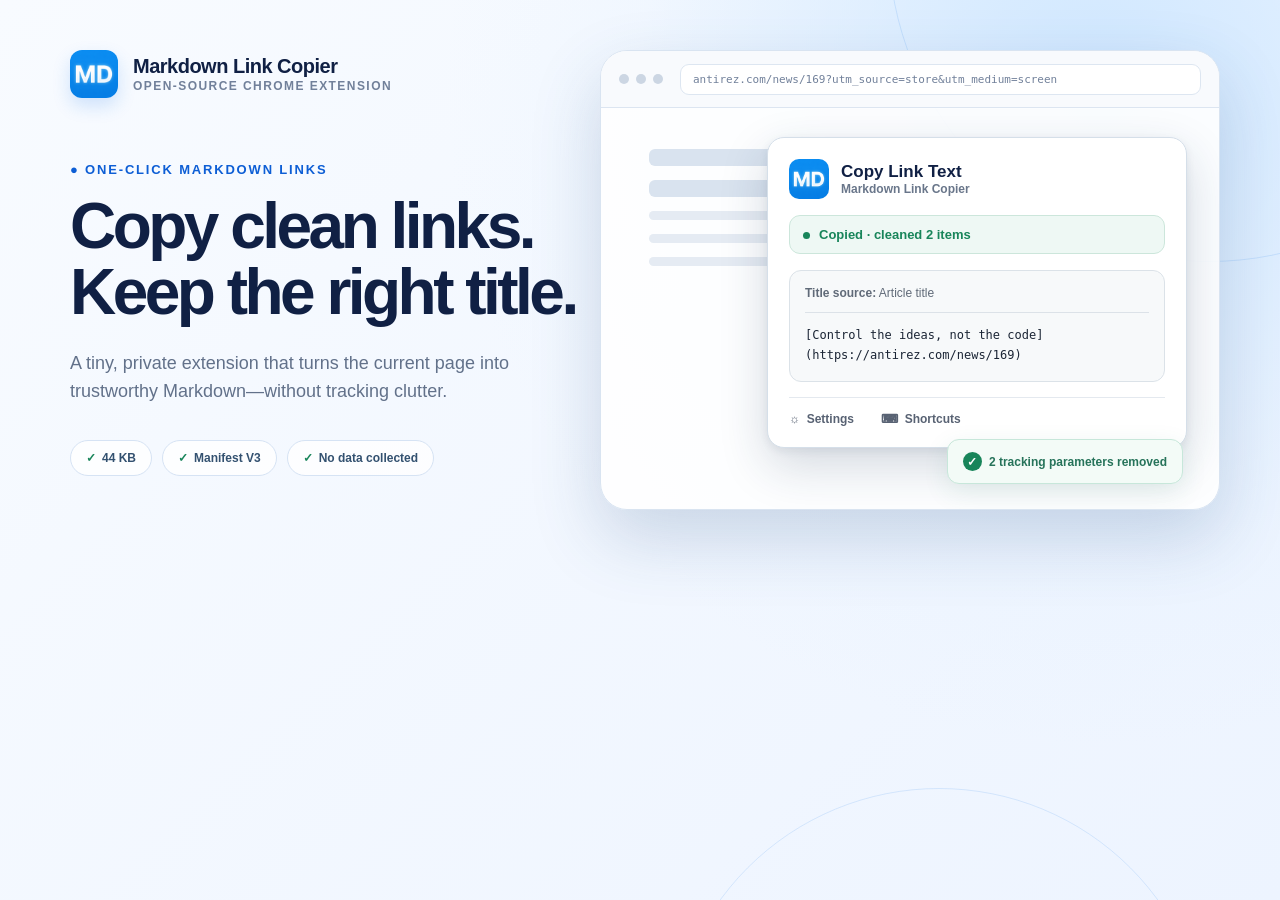
<file: docs/store-assets/store-marquee.html>
<!doctype html><html lang="en"><head><meta charset="utf-8"><meta name="viewport" content="width=device-width,initial-scale=1"><title>Marquee promo tile</title><link rel="stylesheet" href="store-assets.css"></head><body class="marquee"><main class="canvas">
  <div class="asset-brand"><img src="../../chrome-extension/icons/icon128.png" alt=""><div><strong>Markdown Link Copier</strong><span>OPEN-SOURCE CHROME EXTENSION</span></div></div>
  <section class="asset-copy"><p class="tag">● ONE-CLICK MARKDOWN LINKS</p><h1>Copy clean links.<br>Keep the right title.</h1><p class="lead">A tiny, private extension that turns the current page into trustworthy Markdown—without tracking clutter.</p><div class="chips"><span><b>✓</b>44 KB</span><span><b>✓</b>Manifest V3</span><span><b>✓</b>No data collected</span></div></section>
  <section class="browser"><div class="browser-bar"><span class="dot"></span><span class="dot"></span><span class="dot"></span><div class="url">antirez.com/news/169?utm_source=store&amp;utm_medium=screen</div></div><div class="page-lines"><span class="title"></span><span class="title short"></span><span></span><span></span><span class="short"></span></div>
    <div class="popup"><div class="popup-head"><img src="../../chrome-extension/icons/icon128.png" alt=""><div><strong>Copy Link Text</strong><span>Markdown Link Copier</span></div></div><div class="success"><b></b>Copied · cleaned 2 items</div><div class="result"><p><strong>Title source:</strong> Article title</p><code>[Control the ideas, not the code]<br>(https://antirez.com/news/169)</code></div><div class="popup-foot"><span>☼&nbsp; Settings</span><span>⌨&nbsp; Shortcuts</span></div></div><div class="toast"><b>✓</b>2 tracking parameters removed</div>
  </section>
</main></body></html>
</file>
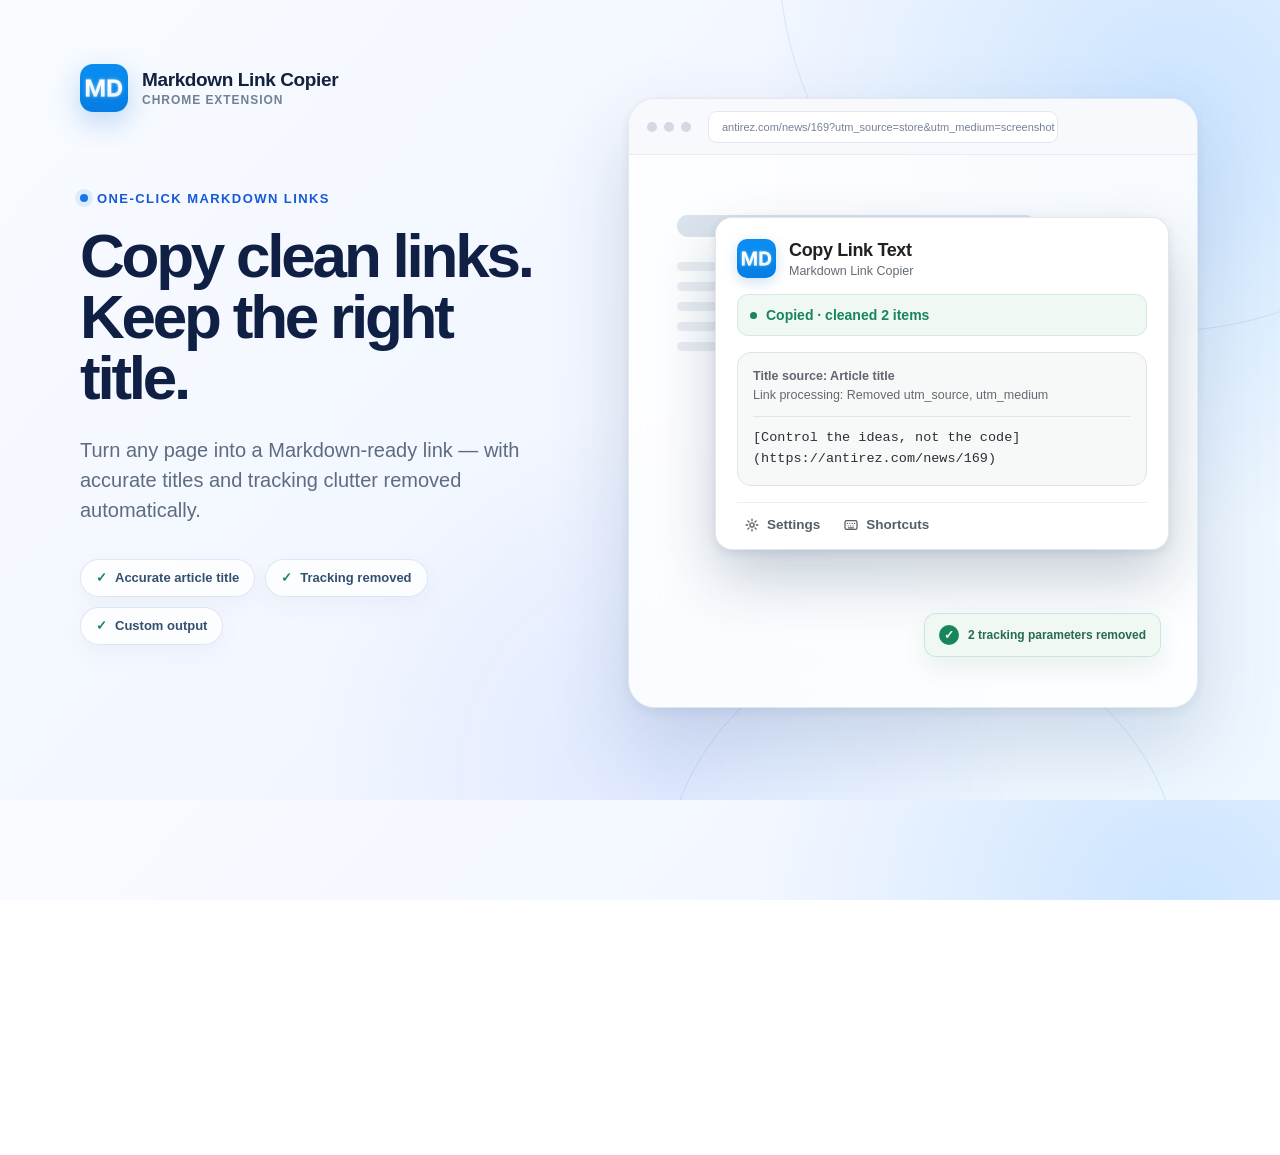
<file: docs/store-assets/store-screenshot-01.html>
<!doctype html>
<html lang="en">
  <head>
    <meta charset="utf-8">
    <meta name="viewport" content="width=1280, initial-scale=1">
    <title>Markdown Link Copier — Chrome Web Store screenshot</title>
    <style>
      :root {
        color-scheme: light;
        font-family: Inter, ui-sans-serif, -apple-system, BlinkMacSystemFont, "Segoe UI", sans-serif;
        --ink: #14213d;
        --muted: #5e6b80;
        --blue: #1677e8;
        --blue-deep: #1759d7;
        --green: #18855a;
      }

      * { box-sizing: border-box; }

      html,
      body {
        width: 1280px;
        height: 800px;
        margin: 0;
        overflow: hidden;
      }

      body {
        position: relative;
        color: var(--ink);
        background:
          radial-gradient(circle at 92% 14%, rgba(74, 166, 255, 0.22), transparent 31%),
          radial-gradient(circle at 52% 96%, rgba(102, 136, 255, 0.13), transparent 35%),
          linear-gradient(132deg, #f8fbff 0%, #f2f6ff 49%, #edf7ff 100%);
      }

      body::before {
        position: absolute;
        width: 760px;
        height: 760px;
        top: -430px;
        right: -260px;
        border: 1px solid rgba(23, 119, 232, 0.13);
        border-radius: 50%;
        content: "";
      }

      body::after {
        position: absolute;
        width: 520px;
        height: 520px;
        right: 96px;
        bottom: -355px;
        border: 1px solid rgba(23, 119, 232, 0.14);
        border-radius: 50%;
        content: "";
      }

      .canvas {
        position: relative;
        z-index: 1;
        display: grid;
        grid-template-columns: 1fr 590px;
        gap: 52px;
        width: 100%;
        height: 100%;
        padding: 64px 72px 58px 80px;
      }

      .brand {
        display: flex;
        align-items: center;
        gap: 14px;
        margin-bottom: 76px;
      }

      .brand img {
        width: 48px;
        height: 48px;
        border-radius: 13px;
        box-shadow: 0 10px 28px rgba(17, 113, 215, 0.25);
      }

      .brand strong {
        display: block;
        font-size: 19px;
        font-weight: 720;
        letter-spacing: -0.02em;
      }

      .brand span {
        display: block;
        margin-top: 2px;
        color: #728096;
        font-size: 12px;
        font-weight: 600;
        letter-spacing: 0.08em;
        text-transform: uppercase;
      }

      .eyebrow {
        display: inline-flex;
        align-items: center;
        gap: 9px;
        margin-bottom: 19px;
        color: var(--blue-deep);
        font-size: 13px;
        font-weight: 760;
        letter-spacing: 0.11em;
        text-transform: uppercase;
      }

      .eyebrow::before {
        width: 8px;
        height: 8px;
        border-radius: 50%;
        background: var(--blue);
        box-shadow: 0 0 0 5px rgba(22, 119, 232, 0.11);
        content: "";
      }

      h1 {
        max-width: 560px;
        margin: 0;
        color: #102044;
        font-size: 62px;
        font-weight: 760;
        letter-spacing: -0.052em;
        line-height: 0.99;
      }

      .lead {
        max-width: 510px;
        margin: 26px 0 0;
        color: var(--muted);
        font-size: 20px;
        font-weight: 470;
        line-height: 1.5;
      }

      .benefits {
        display: flex;
        flex-wrap: wrap;
        gap: 10px;
        margin-top: 34px;
      }

      .benefit {
        display: inline-flex;
        align-items: center;
        gap: 8px;
        min-height: 38px;
        padding: 0 15px;
        border: 1px solid rgba(31, 91, 175, 0.14);
        border-radius: 999px;
        color: #34506f;
        background: rgba(255, 255, 255, 0.76);
        box-shadow: 0 8px 22px rgba(70, 96, 130, 0.05);
        font-size: 13px;
        font-weight: 650;
      }

      .benefit::before {
        color: var(--green);
        content: "✓";
        font-weight: 800;
      }

      .visual {
        position: relative;
        display: flex;
        align-items: center;
        justify-content: center;
        min-width: 0;
      }

      .browser-card {
        position: relative;
        width: 570px;
        height: 610px;
        overflow: hidden;
        border: 1px solid rgba(56, 91, 133, 0.13);
        border-radius: 27px;
        background: rgba(255, 255, 255, 0.82);
        box-shadow:
          0 36px 80px rgba(39, 75, 130, 0.18),
          0 4px 12px rgba(48, 72, 108, 0.08);
        backdrop-filter: blur(18px);
      }

      .browser-topbar {
        display: flex;
        align-items: center;
        gap: 8px;
        height: 56px;
        padding: 0 18px;
        border-bottom: 1px solid #e7ecf2;
        background: rgba(247, 249, 252, 0.94);
      }

      .traffic {
        width: 10px;
        height: 10px;
        border-radius: 50%;
        background: #d2d9e3;
        box-shadow: 17px 0 #d2d9e3, 34px 0 #d2d9e3;
      }

      .address {
        display: flex;
        align-items: center;
        width: 350px;
        height: 32px;
        margin-left: 43px;
        padding: 0 13px;
        border: 1px solid #e2e7ed;
        border-radius: 9px;
        color: #748195;
        background: #fff;
        font-size: 11px;
        white-space: nowrap;
        overflow: hidden;
      }

      .article {
        padding: 60px 48px;
      }

      .article .line {
        height: 9px;
        margin-bottom: 11px;
        border-radius: 99px;
        background: #e9edf2;
      }

      .article .line.heading {
        width: 76%;
        height: 22px;
        margin-bottom: 25px;
        background: #dbe3ed;
      }

      .article .line.short { width: 63%; }
      .article .line.medium { width: 84%; }

      .popup {
        position: absolute;
        top: 118px;
        right: 28px;
        width: 454px;
        padding: 21px 21px 16px;
        border: 1px solid rgba(29, 55, 86, 0.12);
        border-radius: 17px;
        color: #202124;
        background: #fff;
        box-shadow: 0 28px 60px rgba(24, 54, 94, 0.24), 0 3px 9px rgba(33, 58, 92, 0.1);
      }

      .popup-header {
        display: flex;
        align-items: center;
        gap: 13px;
      }

      .popup-header img {
        width: 39px;
        height: 39px;
        border-radius: 10px;
        box-shadow: 0 4px 13px rgba(20, 119, 205, 0.22);
      }

      .popup-title strong {
        display: block;
        font-size: 18px;
        font-weight: 690;
        letter-spacing: -0.02em;
        line-height: 1.25;
      }

      .popup-title span {
        display: block;
        margin-top: 2px;
        color: #626b75;
        font-size: 12.5px;
        font-weight: 540;
      }

      .status {
        display: flex;
        align-items: center;
        gap: 9px;
        min-height: 42px;
        margin: 16px 0;
        padding: 8px 12px;
        border: 1px solid #d7eadf;
        border-radius: 11px;
        color: var(--green);
        background: #f0f8f4;
        font-size: 14px;
        font-weight: 650;
      }

      .status::before {
        width: 7px;
        height: 7px;
        border-radius: 50%;
        background: var(--green);
        content: "";
      }

      .result {
        padding: 14px 15px 15px;
        border: 1px solid #dfe4e2;
        border-radius: 14px;
        background: #f7f9f8;
      }

      .detail {
        color: #5f676f;
        font-size: 12.5px;
        font-weight: 600;
        line-height: 1.55;
      }

      .detail + .detail {
        color: #626a72;
        font-weight: 480;
      }

      .result-copy {
        margin-top: 10px;
        padding-top: 11px;
        border-top: 1px solid #e1e6e3;
        color: #293038;
        font-family: ui-monospace, SFMono-Regular, Menlo, Monaco, Consolas, monospace;
        font-size: 13.5px;
        line-height: 1.55;
      }

      .popup-actions {
        display: flex;
        gap: 23px;
        margin-top: 16px;
        padding: 14px 7px 0;
        border-top: 1px solid #eceef0;
        color: #565e67;
        font-size: 13.5px;
        font-weight: 600;
      }

      .action {
        display: flex;
        align-items: center;
        gap: 7px;
      }

      .action svg {
        width: 16px;
        height: 16px;
        fill: none;
        stroke: currentColor;
        stroke-width: 1.6;
        stroke-linecap: round;
        stroke-linejoin: round;
      }

      .note {
        position: absolute;
        right: 36px;
        bottom: 50px;
        display: flex;
        align-items: center;
        gap: 9px;
        padding: 11px 14px;
        border: 1px solid rgba(24, 133, 90, 0.16);
        border-radius: 12px;
        color: #286a52;
        background: rgba(240, 248, 244, 0.96);
        box-shadow: 0 12px 24px rgba(34, 91, 69, 0.08);
        font-size: 12px;
        font-weight: 680;
      }

      .note::before {
        display: grid;
        place-items: center;
        width: 20px;
        height: 20px;
        border-radius: 50%;
        color: #fff;
        background: var(--green);
        content: "✓";
        font-size: 12px;
        font-weight: 900;
      }
    </style>
  </head>
  <body>
    <main class="canvas">
      <section>
        <div class="brand">
          <img src="../../chrome-extension/icons/icon512.png" alt="">
          <div>
            <strong>Markdown Link Copier</strong>
            <span>Chrome extension</span>
          </div>
        </div>

        <div class="eyebrow">One-click Markdown links</div>
        <h1>Copy clean links.<br>Keep the right title.</h1>
        <p class="lead">Turn any page into a Markdown-ready link — with accurate titles and tracking clutter removed automatically.</p>

        <div class="benefits" aria-label="Product benefits">
          <span class="benefit">Accurate article title</span>
          <span class="benefit">Tracking removed</span>
          <span class="benefit">Custom output</span>
        </div>
      </section>

      <section class="visual" aria-label="Extension interface preview">
        <div class="browser-card">
          <div class="browser-topbar">
            <span class="traffic"></span>
            <div class="address">antirez.com/news/169?utm_source=store&amp;utm_medium=screenshot</div>
          </div>

          <div class="article" aria-hidden="true">
            <div class="line heading"></div>
            <div class="line medium"></div>
            <div class="line"></div>
            <div class="line short"></div>
            <div class="line"></div>
            <div class="line medium"></div>
          </div>

          <article class="popup">
            <header class="popup-header">
              <img src="../../chrome-extension/icons/icon128.png" alt="">
              <div class="popup-title">
                <strong>Copy Link Text</strong>
                <span>Markdown Link Copier</span>
              </div>
            </header>

            <div class="status">Copied · cleaned 2 items</div>

            <div class="result">
              <div class="detail">Title source: Article title</div>
              <div class="detail">Link processing: Removed utm_source, utm_medium</div>
              <div class="result-copy">[Control the ideas, not the code]<br>(https://antirez.com/news/169)</div>
            </div>

            <footer class="popup-actions">
              <span class="action">
                <svg viewBox="0 0 20 20" aria-hidden="true"><circle cx="10" cy="10" r="2.6"></circle><path d="M10 2.6v2M10 15.4v2M17.4 10h-2M4.6 10h-2M15.2 4.8l-1.4 1.4M6.2 13.8l-1.4 1.4M15.2 15.2l-1.4-1.4M6.2 6.2 4.8 4.8"></path></svg>
                Settings
              </span>
              <span class="action">
                <svg viewBox="0 0 20 20" aria-hidden="true"><rect x="2.5" y="4.5" width="15" height="11" rx="2"></rect><path d="M5.5 8h.01M8.5 8h.01M11.5 8h.01M14.5 8h.01M6.5 11h.01M9.5 11h.01M12.5 11h.01M7 13.5h6"></path></svg>
                Shortcuts
              </span>
            </footer>
          </article>

          <div class="note">2 tracking parameters removed</div>
        </div>
      </section>
    </main>
  </body>
</html>
</file>
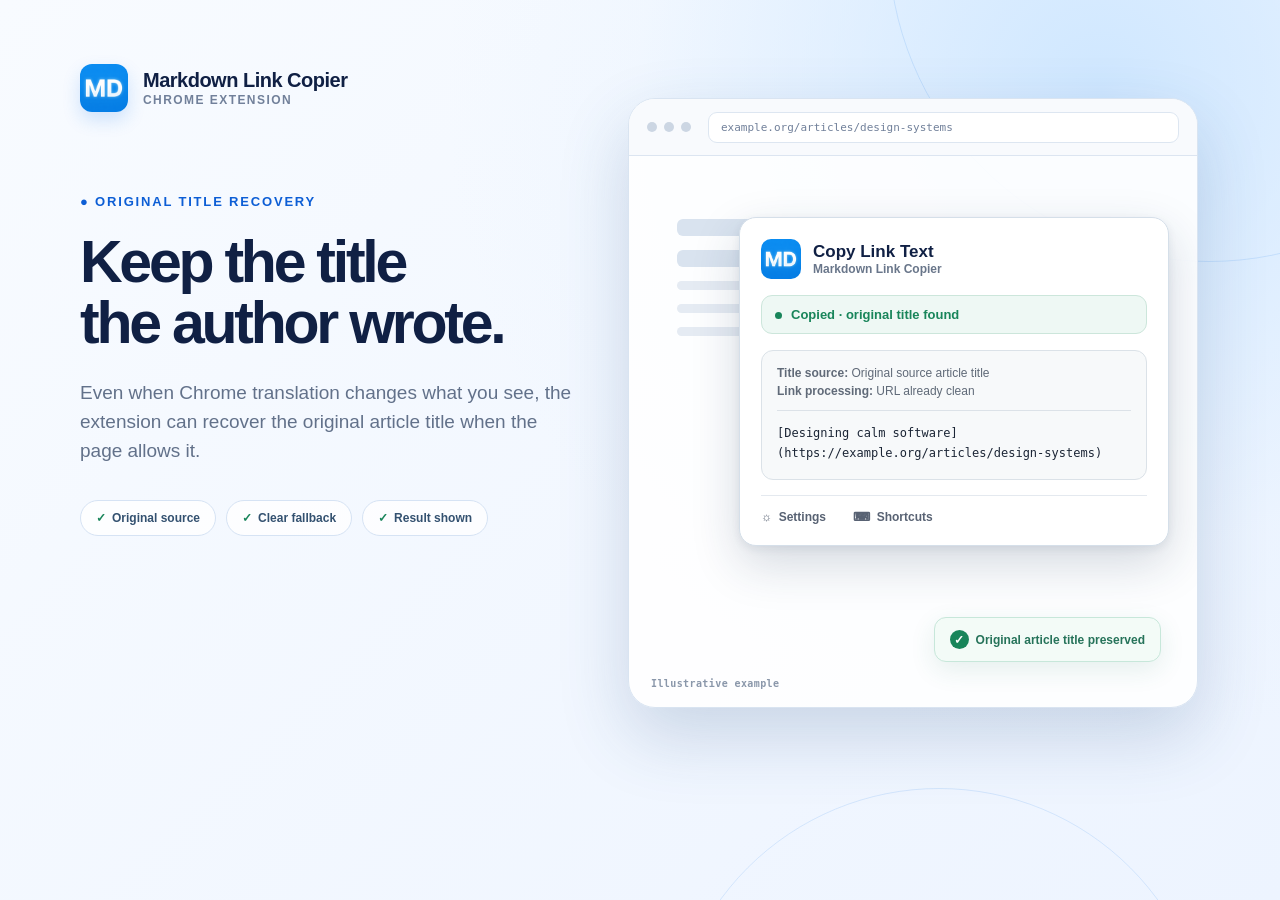
<file: docs/store-assets/store-screenshot-02.html>
<!doctype html><html lang="en"><head><meta charset="utf-8"><meta name="viewport" content="width=device-width,initial-scale=1"><title>Original title screenshot</title><link rel="stylesheet" href="store-assets.css"></head><body><main class="canvas">
  <div class="asset-brand"><img src="../../chrome-extension/icons/icon128.png" alt=""><div><strong>Markdown Link Copier</strong><span>CHROME EXTENSION</span></div></div>
  <section class="asset-copy"><p class="tag">● ORIGINAL TITLE RECOVERY</p><h1>Keep the title<br>the author wrote.</h1><p class="lead">Even when Chrome translation changes what you see, the extension can recover the original article title when the page allows it.</p><div class="chips"><span><b>✓</b>Original source</span><span><b>✓</b>Clear fallback</span><span><b>✓</b>Result shown</span></div></section>
  <section class="browser"><div class="browser-bar"><span class="dot"></span><span class="dot"></span><span class="dot"></span><div class="url">example.org/articles/design-systems</div></div><div class="page-lines"><span class="title"></span><span class="title short"></span><span></span><span></span><span class="short"></span></div>
    <div class="popup"><div class="popup-head"><img src="../../chrome-extension/icons/icon128.png" alt=""><div><strong>Copy Link Text</strong><span>Markdown Link Copier</span></div></div><div class="success"><b></b>Copied · original title found</div><div class="result"><p><strong>Title source:</strong> Original source article title</p><p><strong>Link processing:</strong> URL already clean</p><code>[Designing calm software]<br>(https://example.org/articles/design-systems)</code></div><div class="popup-foot"><span>☼&nbsp; Settings</span><span>⌨&nbsp; Shortcuts</span></div></div>
    <div class="illustrative-note">Illustrative example</div><div class="toast"><b>✓</b>Original article title preserved</div>
  </section>
</main></body></html>
</file>
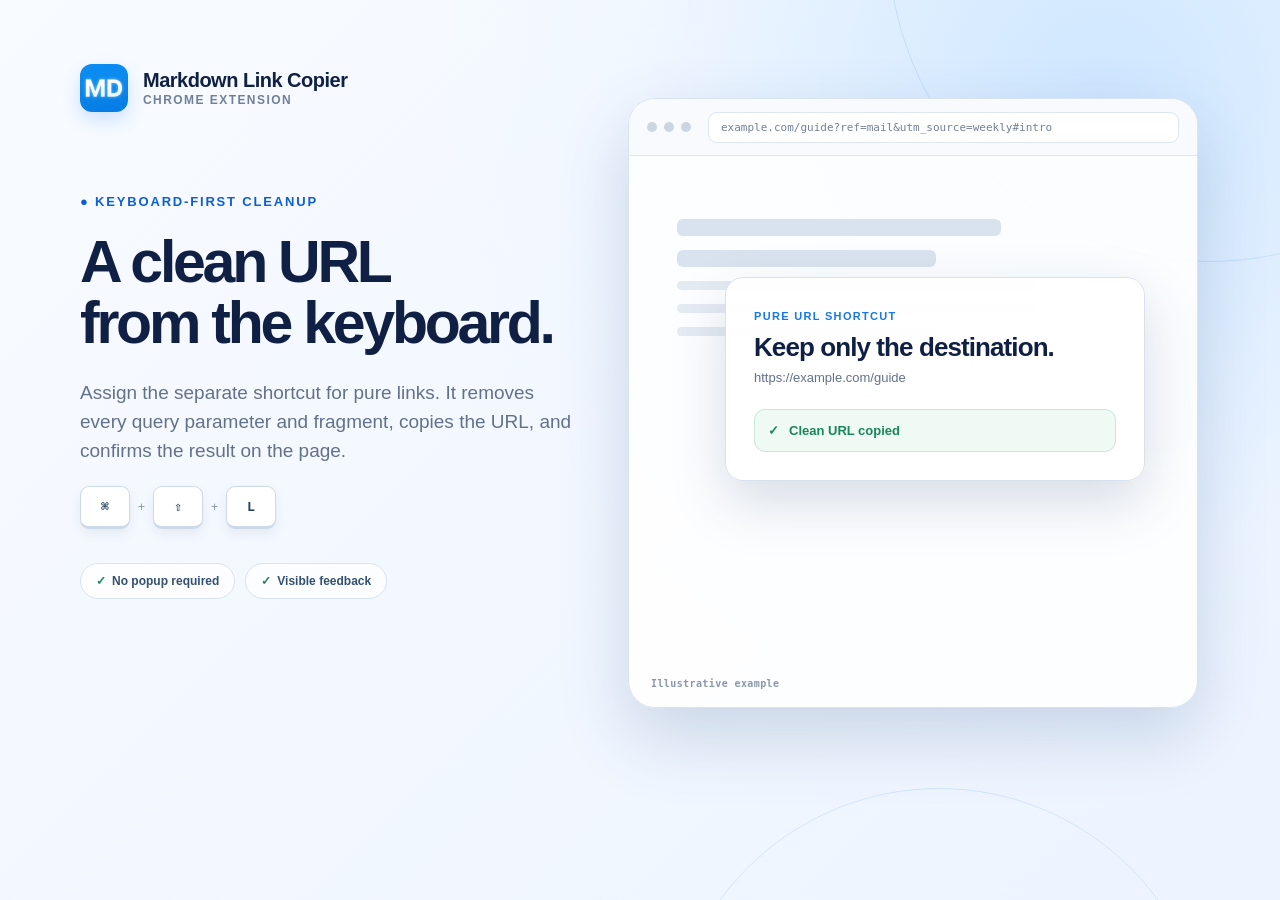
<file: docs/store-assets/store-screenshot-04.html>
<!doctype html><html lang="en"><head><meta charset="utf-8"><meta name="viewport" content="width=device-width,initial-scale=1"><title>Shortcut screenshot</title><link rel="stylesheet" href="store-assets.css"></head><body><main class="canvas">
  <div class="asset-brand"><img src="../../chrome-extension/icons/icon128.png" alt=""><div><strong>Markdown Link Copier</strong><span>CHROME EXTENSION</span></div></div>
  <section class="asset-copy"><p class="tag">● KEYBOARD-FIRST CLEANUP</p><h1>A clean URL<br>from the keyboard.</h1><p class="lead">Assign the separate shortcut for pure links. It removes every query parameter and fragment, copies the URL, and confirms the result on the page.</p><div class="keys"><span class="key">⌘</span><span class="key-plus">+</span><span class="key">⇧</span><span class="key-plus">+</span><span class="key">L</span></div><div class="chips"><span><b>✓</b>No popup required</span><span><b>✓</b>Visible feedback</span></div></section>
  <section class="browser"><div class="browser-bar"><span class="dot"></span><span class="dot"></span><span class="dot"></span><div class="url">example.com/guide?ref=mail&amp;utm_source=weekly#intro</div></div><div class="page-lines"><span class="title"></span><span class="title short"></span><span></span><span></span><span class="short"></span></div>
    <div class="shortcut-card"><span class="mini">PURE URL SHORTCUT</span><h2>Keep only the destination.</h2><p>https://example.com/guide</p><div class="shortcut-success"><span>✓</span>Clean URL copied</div></div><div class="illustrative-note">Illustrative example</div>
  </section>
</main></body></html>
</file>
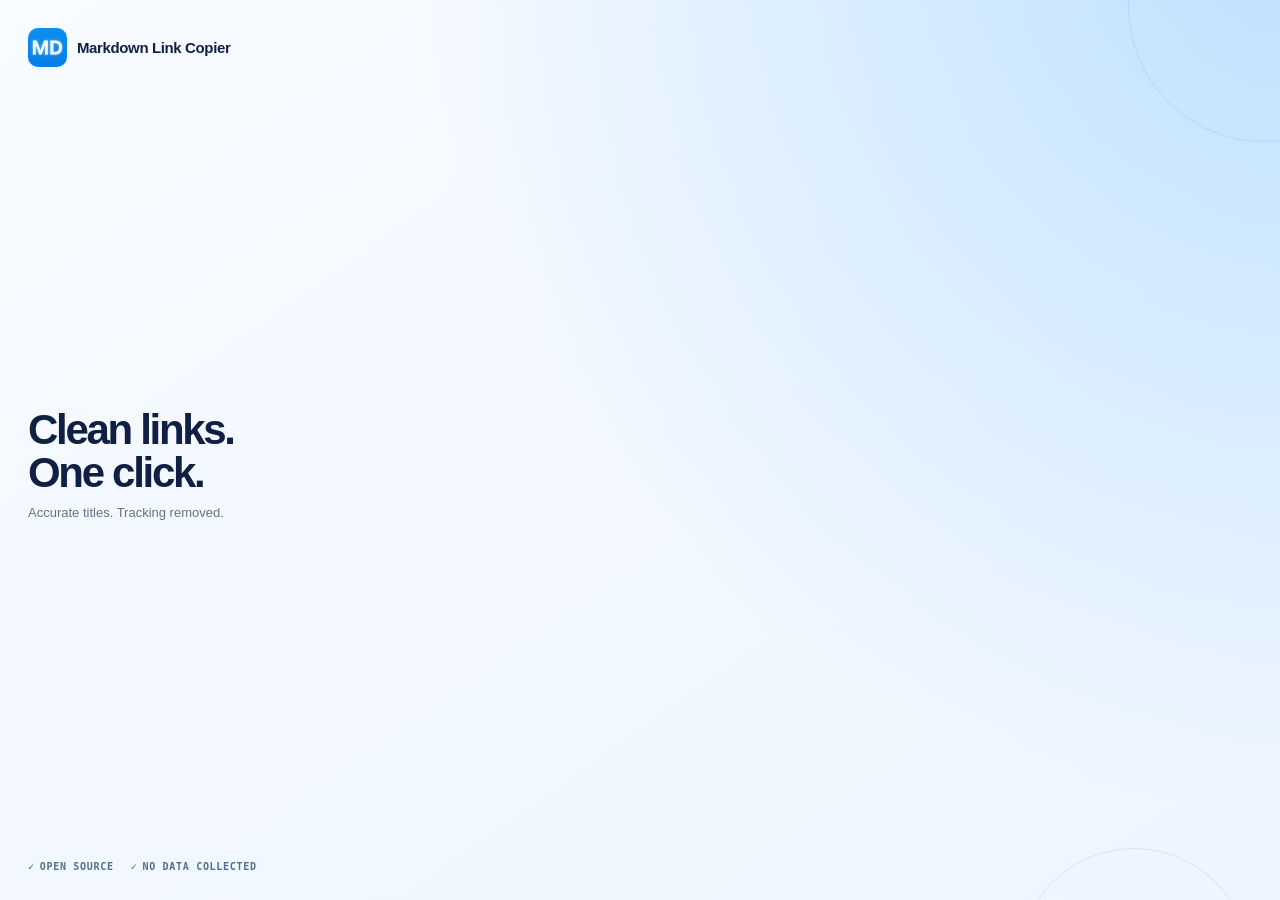
<file: docs/store-assets/store-small-promo.html>
<!doctype html><html lang="en"><head><meta charset="utf-8"><meta name="viewport" content="width=device-width,initial-scale=1"><title>Small promo tile</title><link rel="stylesheet" href="store-assets.css"></head><body class="small"><main class="canvas"><div class="small-lockup"><div class="small-brand"><img src="../../chrome-extension/icons/icon128.png" alt=""><strong>Markdown Link Copier</strong></div><div class="small-copy"><h1>Clean links.<br>One click.</h1><p>Accurate titles. Tracking removed.</p></div><div class="small-proof"><span>Open source</span><span>No data collected</span></div></div></main></body></html>
</file>
<file: css/custom-theme.css>
:root {
  color-scheme: light;
  --ink: #0c1c3f;
  --muted: #60708c;
  --blue: #126fe8;
  --blue-dark: #075bc6;
  --blue-pale: #edf5ff;
  --line: #d7e2f1;
  --soft-line: #e8eef7;
  --green: #10815a;
  --green-pale: #eaf8f1;
  --paper: #ffffff;
  --canvas: #f5f9ff;
  --max-width: 1180px;
  --shadow: 0 28px 70px rgba(34, 74, 132, .16), 0 4px 16px rgba(32, 52, 84, .08);
  --display-font: "Trebuchet MS", "Avenir Next", sans-serif;
  --body-font: ui-sans-serif, -apple-system, BlinkMacSystemFont, "Segoe UI", sans-serif;
  font-family: var(--body-font);
  font-synthesis: none;
  text-rendering: optimizeLegibility;
}

* { box-sizing: border-box; }
html { scroll-behavior: smooth; }
body { margin: 0; overflow-x: hidden; background: var(--paper); color: var(--ink); font-size: 16px; line-height: 1.55; }
a { color: inherit; text-decoration: none; }
button, a { -webkit-tap-highlight-color: transparent; }
button, input { font: inherit; }
img { display: block; max-width: 100%; }
::selection { background: var(--blue-pale); color: var(--ink); }
:focus-visible { outline: 3px solid rgba(18, 111, 232, .35); outline-offset: 4px; }
.skip-link { position: fixed; z-index: 100; top: 12px; left: 12px; padding: 10px 14px; background: var(--ink); color: white; transform: translateY(-150%); }
.skip-link:focus { transform: translateY(0); }

.site-header {
  position: relative;
  z-index: 10;
  width: min(calc(100% - 48px), var(--max-width));
  height: 88px;
  margin: 0 auto;
  display: grid;
  grid-template-columns: 1fr auto 1fr;
  align-items: center;
  gap: 28px;
}
.brand { display: inline-flex; align-items: center; gap: 11px; font-family: var(--display-font); font-weight: 760; letter-spacing: -.025em; }
.brand img { border-radius: 9px; }
.site-nav { display: flex; gap: 30px; color: #40516e; font-size: 14px; font-weight: 650; }
.site-nav a, .text-link, .site-footer a { transition: color 160ms ease; }
.site-nav a:hover, .text-link:hover, .site-footer a:hover { color: var(--blue); }
.header-actions { justify-self: end; display: flex; align-items: center; gap: 22px; }
.language-switch { color: var(--muted); font-size: 13px; font-weight: 700; border-bottom: 1px solid var(--line); padding: 5px 0 3px; }
.language-switch:hover { color: var(--blue); border-color: var(--blue); }
.header-install { justify-self: end; border-bottom: 2px solid var(--ink); padding: 5px 0 3px; font-size: 14px; font-weight: 750; }

[lang="zh-CN"] h1,
[lang="zh-CN"] .section-intro h2,
[lang="zh-CN"] .ledger-heading h2,
[lang="zh-CN"] .source-copy h2,
[lang="zh-CN"] .final-cta h2 { letter-spacing: -.035em; }

.hero {
  position: relative;
  overflow: hidden;
  min-height: 760px;
  background: radial-gradient(circle at 88% 18%, rgba(114, 184, 255, .28), transparent 28%), linear-gradient(180deg, #f8fbff 0%, #f2f7ff 100%);
  border-top: 1px solid rgba(215, 226, 241, .8);
  display: grid;
  grid-template-columns: minmax(0, .85fr) minmax(520px, 1.15fr);
  grid-template-rows: 1fr auto;
  column-gap: 66px;
  padding: 82px max(24px, calc((100vw - var(--max-width)) / 2)) 0;
}
.hero-copy { position: relative; z-index: 2; align-self: center; padding-bottom: 80px; }
h1, h2, h3, p { margin-top: 0; }
h1, h2, h3 { font-family: var(--display-font); }
h1 { max-width: 620px; margin-bottom: 26px; font-size: clamp(54px, 5.5vw, 82px); line-height: .98; letter-spacing: -.065em; font-weight: 830; }
.hero-summary { max-width: 540px; margin-bottom: 32px; color: #53637f; font-size: clamp(18px, 1.8vw, 22px); line-height: 1.55; letter-spacing: -.015em; }
.hero-actions { display: flex; align-items: center; gap: 28px; flex-wrap: wrap; }
.button { min-height: 50px; display: inline-flex; align-items: center; justify-content: center; gap: 10px; padding: 0 20px; border: 1px solid transparent; border-radius: 12px; font-weight: 760; box-shadow: none; transition: transform 160ms ease, background 160ms ease, box-shadow 160ms ease; }
.button:hover { transform: translateY(-2px); }
.button-primary { background: var(--blue); color: white; box-shadow: 0 10px 25px rgba(18, 111, 232, .22); }
.button-primary:hover { background: var(--blue-dark); box-shadow: 0 14px 30px rgba(18, 111, 232, .28); }
.button-primary svg { width: 21px; height: 21px; fill: currentColor; }
.button-dark { background: var(--ink); color: white; }
.button-dark:hover { background: #18305d; }
.text-link { font-weight: 730; border-bottom: 1px solid var(--line); padding-bottom: 4px; }
.hero-note { margin: 19px 0 0; color: #73809a; font-size: 13px; }

.product-stage { position: relative; z-index: 1; min-width: 0; align-self: stretch; }
.orbit { position: absolute; border: 1px solid rgba(30, 112, 218, .15); border-radius: 50%; }
.orbit-one { width: 620px; height: 620px; top: -250px; right: -310px; }
.orbit-two { width: 520px; height: 520px; bottom: -280px; left: 40px; }
.browser-window { position: absolute; top: 12px; right: 0; width: min(670px, 100%); height: 540px; overflow: hidden; background: rgba(255, 255, 255, .86); border: 1px solid rgba(211, 223, 239, .95); border-radius: 26px; box-shadow: var(--shadow); backdrop-filter: blur(10px); }
.browser-bar { height: 58px; display: flex; align-items: center; gap: 7px; padding: 0 18px; background: #f6f9fd; border-bottom: 1px solid #dce5f1; }
.browser-dot { width: 10px; height: 10px; border-radius: 50%; background: #cad4e1; }
.address-bar { min-width: 0; flex: 1; margin-left: 10px; padding: 8px 12px; overflow: hidden; border: 1px solid #dde6f2; border-radius: 9px; background: white; color: #65758d; font: 11px/1.2 ui-monospace, SFMono-Regular, Menlo, monospace; text-overflow: ellipsis; white-space: nowrap; }
.article-ghost { position: absolute; top: 116px; left: 56px; width: 390px; display: grid; gap: 14px; }
.article-ghost span { display: block; border-radius: 8px; background: #e7edf5; }
.ghost-kicker { width: 76px; height: 8px; background: #c9d7e8 !important; }
.ghost-title { width: 68%; height: 18px; }
.ghost-title-long { width: 92%; }
.ghost-line { width: 100%; height: 9px; }
.ghost-line-short { width: 74%; }
.extension-popover { position: absolute; z-index: 2; top: 106px; right: 30px; width: 430px; padding: 22px; border: 1px solid #d7e0eb; border-radius: 17px; background: white; box-shadow: 0 20px 50px rgba(21, 40, 72, .18), 0 3px 8px rgba(21, 40, 72, .08); transform: rotate(-.35deg); }
.popover-heading { display: flex; align-items: center; gap: 12px; margin-bottom: 16px; }
.popover-heading img { border-radius: 10px; }
.popover-heading strong { display: block; font-size: 17px; line-height: 1.2; }
.popover-heading span { display: block; margin-top: 4px; color: #6a7485; font-size: 12px; font-weight: 600; }
.success-line { display: flex; align-items: center; gap: 10px; margin-bottom: 16px; padding: 11px 13px; border: 1px solid #c9e7da; border-radius: 11px; background: var(--green-pale); color: var(--green); font-size: 13px; font-weight: 750; }
.status-dot { width: 7px; height: 7px; border-radius: 50%; background: var(--green); }
.result-block { padding: 15px; border: 1px solid #dce3ea; border-radius: 12px; background: #f8fafc; }
.result-block p { margin: 0 0 3px; color: #5f6877; font-size: 12px; }
.result-block code { display: block; margin-top: 12px; padding-top: 12px; border-top: 1px solid #dce3ea; color: #1b2638; font: 12px/1.65 ui-monospace, SFMono-Regular, Menlo, monospace; }
.popover-links { display: flex; gap: 26px; margin-top: 15px; padding-top: 14px; border-top: 1px solid #e4e9ef; color: #586273; font-size: 12px; font-weight: 700; }
.clean-toast { position: absolute; right: 42px; bottom: 40px; display: flex; align-items: center; gap: 9px; padding: 11px 15px; border: 1px solid #c8e7dc; border-radius: 12px; background: #f4fbf8; color: #2e725c; font-size: 12px; font-weight: 700; box-shadow: 0 8px 30px rgba(47, 101, 84, .1); }
.clean-toast .status-dot { width: 7px; height: 7px; margin-right: 2px; }

.proof-rail { position: relative; z-index: 3; grid-column: 1 / -1; width: 100%; margin: 0; display: grid; grid-template-columns: repeat(4, 1fr); border: 1px solid var(--line); border-bottom: 0; background: rgba(255, 255, 255, .9); }
.proof-rail div { min-height: 106px; padding: 24px 28px; border-right: 1px solid var(--line); }
.proof-rail div:last-child { border-right: 0; }
.proof-rail dt { font-size: 25px; font-weight: 820; letter-spacing: -.045em; }
.proof-rail dd { margin: 3px 0 0; color: #71809a; font-size: 12px; }

.section { width: min(calc(100% - 48px), var(--max-width)); margin: 0 auto; padding: 132px 0; }
.section-intro { max-width: 600px; }
.section-intro h2, .ledger-heading h2, .source-copy h2, .final-cta h2 { margin-bottom: 24px; font-size: clamp(42px, 5vw, 66px); line-height: 1.04; letter-spacing: -.055em; }
.section-intro > p:last-child, .ledger-heading > p, .source-copy > p { color: var(--muted); font-size: 18px; }
.transformation { display: grid; grid-template-columns: .8fr 1.2fr; gap: 86px; align-items: end; }
.transform-demo { border-top: 1px solid var(--line); border-bottom: 1px solid var(--line); }
.demo-row { padding: 22px 0; display: grid; grid-template-columns: 110px 1fr auto; gap: 20px; align-items: center; }
.demo-label { color: #8794a9; font-size: 10px; font-weight: 800; letter-spacing: .13em; }
.demo-row code { overflow-wrap: anywhere; color: #43516a; font: 13px/1.6 ui-monospace, SFMono-Regular, Menlo, monospace; }
.demo-source mark { background: #fff1d7; color: #8c5e13; text-decoration: line-through; text-decoration-color: #c77723; }
.demo-result code { color: var(--ink); font-weight: 650; }
.demo-flow { display: grid; grid-template-columns: 1fr auto 1fr; align-items: center; gap: 12px; color: var(--blue); font-size: 11px; font-weight: 800; letter-spacing: .12em; text-transform: uppercase; }
.demo-flow span { height: 1px; background: var(--line); }
.copy-sample { padding: 7px 10px; border: 1px solid var(--line); border-radius: 8px; background: white; color: var(--blue); font-size: 12px; font-weight: 750; cursor: pointer; }
.copy-sample:hover { background: var(--blue-pale); }

.capabilities { border-top: 1px solid var(--soft-line); display: grid; grid-template-columns: .78fr 1.22fr; gap: 86px; }
.capability-list { border-top: 2px solid var(--ink); }
.capability-list article { display: grid; grid-template-columns: 62px 1fr; gap: 22px; padding: 28px 0 30px; border-bottom: 1px solid var(--line); }
.cap-index { color: var(--blue); font: 700 12px/1 ui-monospace, SFMono-Regular, Menlo, monospace; }
.capability-list h3 { margin-bottom: 8px; font-size: 22px; letter-spacing: -.025em; }
.capability-list p { margin: 0; color: var(--muted); max-width: 610px; }

.ledger { width: 100%; max-width: none; padding-left: max(24px, calc((100vw - var(--max-width)) / 2)); padding-right: max(24px, calc((100vw - var(--max-width)) / 2)); display: grid; grid-template-columns: .82fr 1.18fr; gap: 90px; background: var(--canvas); border-top: 1px solid var(--line); border-bottom: 1px solid var(--line); }
.ledger-heading .text-link { display: inline-block; margin-top: 18px; }
.permission-table { align-self: center; border-top: 2px solid var(--ink); }
.permission-row { display: grid; grid-template-columns: .72fr 1.35fr .65fr; gap: 18px; min-height: 69px; align-items: center; border-bottom: 1px solid #cad7e8; color: #506079; font-size: 13px; }
.permission-row code { color: var(--blue); font-size: 12px; font-weight: 750; }
.permission-row span:last-child { justify-self: end; color: var(--green); font-size: 11px; font-weight: 800; letter-spacing: .08em; text-transform: uppercase; }
.permission-head { min-height: 46px; color: #8190a6; font-size: 10px; font-weight: 800; letter-spacing: .12em; text-transform: uppercase; }
.permission-head span:last-child { color: #8190a6; }

.source-section { display: grid; grid-template-columns: 1.08fr .92fr; gap: 96px; align-items: center; }
.source-terminal { overflow: hidden; border: 1px solid #d4deeb; border-radius: 18px; background: #0e1c38; color: #d9e7ff; box-shadow: 0 22px 55px rgba(23, 48, 94, .16); }
.terminal-bar { height: 47px; padding: 0 16px; display: flex; align-items: center; gap: 7px; border-bottom: 1px solid rgba(255,255,255,.1); background: #132344; }
.terminal-bar span { width: 8px; height: 8px; border-radius: 50%; background: #60708e; }
.terminal-bar b { margin-left: auto; color: #8fa3c5; font: 500 11px ui-monospace, SFMono-Regular, Menlo, monospace; }
.source-terminal pre { margin: 0; padding: 42px 46px 46px; font: 15px/1.85 ui-monospace, SFMono-Regular, Menlo, monospace; }
.source-terminal i { color: #82c7ff; font-style: normal; }
.source-terminal em { color: #87e6c2; font-style: normal; }
.terminal-foot { padding: 17px 20px; display: flex; justify-content: space-between; border-top: 1px solid rgba(255,255,255,.1); color: #99a9c4; font: 10px/1 ui-monospace, SFMono-Regular, Menlo, monospace; text-transform: uppercase; letter-spacing: .08em; }
.source-copy .button { margin-top: 16px; }
.final-cta { text-align: center; border-top: 1px solid var(--soft-line); }
.final-cta img { margin: 0 auto 28px; border-radius: 17px; box-shadow: 0 12px 30px rgba(18, 111, 232, .2); }
.final-cta h2 { font-size: clamp(48px, 6vw, 76px); }
.final-cta > p:last-child { margin: 18px 0 0; color: #7a879b; font-size: 13px; }
.site-footer { width: min(calc(100% - 48px), var(--max-width)); min-height: 104px; margin: 0 auto; display: grid; grid-template-columns: 1fr auto 1fr; align-items: center; gap: 24px; border-top: 1px solid var(--line); color: #738098; font-size: 12px; }
.footer-brand { color: var(--ink); font-size: 13px; }
.site-footer p { margin: 0; text-align: center; }
.site-footer > div:last-child { justify-self: end; display: flex; gap: 20px; }

@media (max-width: 980px) {
  .site-header { grid-template-columns: 1fr auto; }
  .site-nav { display: none; }
  .hero { min-height: auto; grid-template-columns: 1fr; grid-template-rows: auto auto auto; gap: 24px; padding-top: 64px; }
  .hero-copy { padding-bottom: 24px; }
  .product-stage { height: 560px; }
  .browser-window { left: 50%; right: auto; transform: translateX(-50%); }
  .proof-rail { margin-top: 10px; }
  .transformation, .capabilities, .ledger, .source-section { grid-template-columns: 1fr; gap: 56px; }
  .section { padding-top: 100px; padding-bottom: 100px; }
  .ledger { padding-left: 24px; padding-right: 24px; }
}

@media (max-width: 680px) {
  .site-header { width: min(calc(100% - 32px), var(--max-width)); height: 72px; grid-template-columns: minmax(0, 1fr) auto; gap: 16px; }
  .brand { font-size: 14px; }
  .brand img { width: 32px; height: 32px; }
  .header-actions { gap: 0; }
  .header-install { display: none; }
  .hero { padding-left: 20px; padding-right: 20px; padding-top: 52px; }
  h1 { max-width: 100%; font-size: 48px; letter-spacing: -.058em; }
  .hero-summary { max-width: 100%; font-size: 16px; }
  .hero-actions { align-items: flex-start; flex-direction: column; gap: 17px; }
  .product-stage { height: 420px; margin-top: 20px; }
  .browser-window { width: 620px; height: 430px; left: 10px; transform: none; border-radius: 21px; }
  .extension-popover { top: 88px; left: 55px; right: auto; width: 345px; padding: 17px; }
  .result-block { padding: 12px; }
  .clean-toast { display: none; }
  .proof-rail { grid-template-columns: repeat(2, 1fr); border-bottom: 1px solid var(--line); }
  .proof-rail div { min-height: 92px; padding: 18px; }
  .proof-rail div:nth-child(2) { border-right: 0; }
  .proof-rail div:nth-child(-n+2) { border-bottom: 1px solid var(--line); }
  .proof-rail dt { font-size: 22px; }
  .section { width: min(calc(100% - 40px), var(--max-width)); padding: 82px 0; }
  .section-intro h2, .ledger-heading h2, .source-copy h2, .final-cta h2 { font-size: 42px; }
  .demo-row { grid-template-columns: 1fr; gap: 8px; }
  .copy-sample { justify-self: start; }
  .capability-list article { grid-template-columns: 36px 1fr; gap: 10px; }
  .ledger { width: 100%; padding-left: 20px; padding-right: 20px; }
  .permission-row { grid-template-columns: .8fr 1.2fr; }
  .permission-row span:last-child { display: none; }
  .source-terminal pre { padding: 30px 22px 34px; font-size: 12px; }
  .terminal-foot { gap: 12px; flex-direction: column; }
  .site-footer { min-height: 150px; grid-template-columns: 1fr; justify-items: start; align-content: center; gap: 12px; }
  .site-footer p { text-align: left; }
  .site-footer > div:last-child { justify-self: start; }
}

@media (prefers-reduced-motion: reduce) {
  *, *::before, *::after { scroll-behavior: auto !important; transition-duration: .01ms !important; animation-duration: .01ms !important; animation-iteration-count: 1 !important; }
}
</file>
<file: chrome-extension/popup.css>
:root {
  font-family: -apple-system, BlinkMacSystemFont, 'Segoe UI', sans-serif;
  color: #202124;
  --surface: #fff;
  --surface-muted: #f6f7f8;
  --border: #e2e4e7;
  --text: #202124;
  --text-muted: #70757d;
  --focus: #4d6bfe;
  --success: #18855a;
  --danger: #c43c35;
}

body {
  margin: 0;
  padding: 12px 16px;
  min-width: 340px;
}

body[data-page='popup'] {
  box-sizing: border-box;
  min-width: 344px;
  padding: 0;
  background: var(--surface);
  color: var(--text);
}

body[data-page='options'] {
  box-sizing: border-box;
  max-width: 760px;
  margin: 0 auto;
  padding: 24px;
}

main {
  display: flex;
  flex-direction: column;
  gap: 10px;
}

h1 {
  font-size: 16px;
  margin: 0;
}

body[data-page='popup'] .popup-shell {
  gap: 0;
  padding: 16px 16px 12px;
}

.popup-header {
  display: flex;
  align-items: center;
  gap: 10px;
}

.app-icon {
  display: block;
  flex: 0 0 auto;
  border-radius: 8px;
  box-shadow: 0 3px 10px rgba(20, 119, 205, 0.22);
}

.popup-heading {
  min-width: 0;
}

body[data-page='popup'] h1 {
  font-size: 14.5px;
  font-weight: 680;
  line-height: 1.3;
  letter-spacing: -0.01em;
}

.product-name {
  display: block;
  margin-top: 1px;
  color: #626b75;
  font-size: 10.5px;
  font-weight: 500;
  line-height: 1.35;
  letter-spacing: 0.01em;
}

.status-row {
  display: flex;
  align-items: center;
  min-height: 32px;
  margin: 12px 0;
  padding: 6px 9px;
  border: 1px solid #e4e8eb;
  border-radius: 9px;
  background: #f5f7f8;
  box-sizing: border-box;
}

.status-row:has(#status[data-state='success']) {
  border-color: #d7eadf;
  background: #f0f8f4;
}

.status-row:has(#status[data-state='error']) {
  border-color: #f0d6d3;
  background: #fff3f2;
}

#status {
  display: flex;
  align-items: center;
  gap: 7px;
  margin: 0;
  color: var(--text-muted);
  font-size: 11.75px;
  font-weight: 550;
  line-height: 1.4;
}

#status::before {
  content: '';
  width: 6px;
  height: 6px;
  flex: 0 0 auto;
  border-radius: 50%;
  background: #8b98a9;
}

#status[data-state='loading']::before {
  width: 8px;
  height: 8px;
  border: 1.5px solid #d3d6da;
  border-top-color: #6c727a;
  background: transparent;
  animation: status-spin 750ms linear infinite;
}

#status[data-state='success'] {
  color: var(--success);
}

#status[data-state='success']::before {
  background: var(--success);
}

#status[data-state='error'] {
  color: var(--danger);
}

#status[data-state='error']::before {
  background: var(--danger);
}

.retry-button {
  margin-left: auto;
  padding: 4px 7px;
  border: 0;
  border-radius: 5px;
  background: transparent;
  color: var(--danger);
  font: inherit;
  font-size: 11px;
  font-weight: 550;
  cursor: pointer;
}

.retry-button:hover {
  background: #fff0ef;
}

.retry-button:focus-visible {
  outline: 2px solid var(--focus);
  outline-offset: 1px;
}

@keyframes status-spin {
  to {
    transform: rotate(360deg);
  }
}

.result-panel {
  border: 1px solid #dfe4e2;
  border-radius: 12px;
  background: #f7f9f8;
  padding: 10px 11px 11px;
}

.result-details {
  display: flex;
  flex-direction: column;
  gap: 3px;
  margin-bottom: 8px;
  padding-bottom: 8px;
  border-bottom: 1px solid #e1e6e3;
}

.result-source,
.cleanup-summary {
  display: block;
  overflow: hidden;
  color: #5f676f;
  font-size: 10.75px;
  font-weight: 550;
  line-height: 1.4;
  text-overflow: ellipsis;
  white-space: nowrap;
}

.cleanup-summary {
  color: #626a72;
  font-weight: 450;
}

.popup-actions {
  display: flex;
  gap: 4px;
  margin-top: 12px;
  padding-top: 9px;
  border-top: 1px solid #eceef0;
}

.secondary-button {
  font: inherit;
  font-size: 13px;
  padding: 5px 10px;
  border: 1px solid #d9d9d9;
  border-radius: 4px;
  background: #fff;
  color: #111;
  cursor: pointer;
}

body[data-page='popup'] .secondary-button {
  display: inline-flex;
  align-items: center;
  gap: 6px;
  min-height: 30px;
  padding: 5px 8px;
  border-color: transparent;
  border-radius: 6px;
  background: transparent;
  color: #565e67;
  font-size: 11.75px;
  font-weight: 550;
  transition: background-color 120ms ease, color 120ms ease;
}

body[data-page='popup'] .secondary-button svg {
  width: 14px;
  height: 14px;
  fill: none;
  stroke: currentColor;
  stroke-width: 1.6;
  stroke-linecap: round;
  stroke-linejoin: round;
}

body[data-page='popup'] .secondary-button:hover {
  border-color: transparent;
  background: #f1f3f4;
  color: var(--text);
}

body[data-page='popup'] .secondary-button:active {
  background: #e8eaed;
}

.secondary-button:focus-visible {
  outline: 2px solid #4f7cff;
  outline-offset: 2px;
}

#result-preview {
  box-sizing: border-box;
  display: block;
  width: 100%;
  min-height: 62px;
  padding: 0;
  border: 0;
  border-radius: 0;
  outline: 0;
  background: transparent;
  color: #293038;
  font-family: ui-monospace, SFMono-Regular, Menlo, Monaco, Consolas, monospace;
  font-size: 11.5px;
  line-height: 1.55;
  resize: none;
}

#result-preview:focus-visible {
  border-radius: 3px;
  box-shadow: 0 0 0 2px var(--focus);
}

@media (prefers-reduced-motion: reduce) {
  #status[data-state='loading']::before {
    animation: none;
  }

  body[data-page='popup'] .secondary-button {
    transition: none;
  }
}

.settings {
  border-top: 1px solid #e6e6e6;
  padding-top: 6px;
}

.settings summary {
  font-size: 13px;
  cursor: pointer;
  list-style: none;
  border-radius: 4px;
  padding: 2px 0;
}

.settings summary:focus-visible {
  outline: 2px solid #4f7cff;
  outline-offset: 2px;
}

.settings summary::-webkit-details-marker {
  display: none;
}

.settings summary::before {
  content: '▶';
  display: inline-block;
  margin-right: 6px;
  font-size: 11px;
  transform: translateY(-1px);
}

.settings[open] summary::before {
  content: '▼';
}

.settings-body {
  margin-top: 8px;
  display: flex;
  flex-direction: column;
  gap: 8px;
}

.section-title {
  font-size: 12px;
  font-weight: 700;
  margin: 4px 0 0;
}

.checkbox {
  display: flex;
  align-items: center;
  gap: 6px;
  font-size: 13px;
}

.field {
  display: flex;
  flex-direction: column;
  gap: 4px;
  font-size: 12px;
}

textarea {
  font-family: inherit;
  font-size: 12px;
  padding: 6px 8px;
  border: 1px solid #d9d9d9;
  border-radius: 4px;
  resize: vertical;
}

select {
  font: inherit;
  font-size: 12px;
  padding: 6px 8px;
  border: 1px solid #d9d9d9;
  border-radius: 4px;
  background: #fff;
  color: #111;
}

.settings-actions {
  display: flex;
  flex-wrap: wrap;
  gap: 8px;
  margin-top: 4px;
}

.danger-button {
  color: #a12622;
}

.hint {
  font-size: 12px;
  color: #666;
  margin: 0;
  min-height: 16px;
}

.help {
  font-size: 11px;
  color: #777;
}
</file>
<file: docs/store-assets/store-assets.css>
:root {
  --ink: #102044;
  --muted: #62718a;
  --blue: #1677e8;
  --blue-pale: #edf5ff;
  --line: #d7e2f0;
  --green: #18855a;
  --green-pale: #eef8f4;
  font-family: Inter, ui-sans-serif, -apple-system, BlinkMacSystemFont, "Segoe UI", sans-serif;
}
* { box-sizing: border-box; }
html, body { width: 100%; height: 100%; margin: 0; overflow: hidden; }
body { color: var(--ink); background: #f5f9ff; }
.canvas { position: relative; width: 100vw; height: 100vh; overflow: hidden; background: radial-gradient(circle at 86% 10%, #cfe7ff 0, rgba(207,231,255,.1) 34%, transparent 48%), linear-gradient(135deg, #f8fbff, #edf4ff); }
.canvas::before, .canvas::after { content: ""; position: absolute; border: 1px solid rgba(22,119,232,.13); border-radius: 50%; }
.canvas::before { width: 640px; height: 640px; right: -250px; top: -380px; }
.canvas::after { width: 540px; height: 540px; right: 70px; bottom: -430px; }
.asset-brand { position: absolute; z-index: 4; top: 64px; left: 80px; display: flex; align-items: center; gap: 15px; }
.asset-brand img { width: 48px; height: 48px; border-radius: 12px; box-shadow: 0 8px 18px rgba(22,119,232,.18); }
.asset-brand strong { display: block; font-size: 20px; letter-spacing: -.025em; }
.asset-brand span { display: block; margin-top: 1px; color: #71809a; font-size: 12px; font-weight: 750; letter-spacing: .12em; }
.asset-copy { position: absolute; z-index: 3; top: 194px; left: 80px; width: 500px; }
.asset-copy .tag { margin: 0 0 23px; color: #0d5ed5; font-size: 13px; font-weight: 850; letter-spacing: .14em; }
.asset-copy h1 { margin: 0 0 24px; font-size: 59px; line-height: 1.03; letter-spacing: -.055em; }
.asset-copy .lead { margin: 0; color: var(--muted); font-size: 19px; line-height: 1.55; font-weight: 520; }
.chips { display: flex; flex-wrap: wrap; gap: 10px; margin-top: 34px; }
.chips span { padding: 10px 15px; border: 1px solid #d6e3f4; border-radius: 999px; background: rgba(255,255,255,.8); color: #335170; font-size: 12px; font-weight: 700; }
.chips b { color: var(--green); margin-right: 6px; }

.browser { position: absolute; z-index: 2; top: 98px; right: 82px; width: 570px; height: 610px; overflow: hidden; border: 1px solid #d9e4f1; border-radius: 27px; background: rgba(255,255,255,.9); box-shadow: 0 28px 70px rgba(40,78,130,.2); }
.browser-bar { height: 57px; display: flex; align-items: center; gap: 7px; padding: 0 18px; border-bottom: 1px solid #dce5f1; background: #f8fafd; }
.dot { width: 10px; height: 10px; border-radius: 50%; background: #ccd6e3; }
.url { min-width: 0; flex: 1; margin-left: 10px; padding: 9px 12px; overflow: hidden; border: 1px solid #dde6f1; border-radius: 9px; background: white; color: #71809a; font: 11px/1 ui-monospace, SFMono-Regular, Menlo, monospace; text-overflow: ellipsis; white-space: nowrap; }
.page-lines { position: absolute; top: 120px; left: 48px; width: 360px; display: grid; gap: 14px; }
.page-lines span { height: 9px; border-radius: 6px; background: #e5ebf3; }
.page-lines .title { width: 90%; height: 17px; background: #d9e3ef; }
.page-lines .short { width: 72%; }
.popup { position: absolute; z-index: 3; top: 118px; right: 28px; width: 430px; padding: 21px; border: 1px solid #d5dfe9; border-radius: 17px; background: white; box-shadow: 0 18px 48px rgba(27,51,82,.18), 0 3px 9px rgba(27,51,82,.08); }
.popup-head { display: flex; align-items: center; gap: 12px; margin-bottom: 16px; }
.popup-head img { width: 40px; height: 40px; border-radius: 10px; }
.popup-head strong { display: block; font-size: 17px; }
.popup-head span { display: block; color: #69768a; font-size: 12px; font-weight: 600; }
.success { padding: 11px 13px; border: 1px solid #cce6db; border-radius: 11px; background: var(--green-pale); color: var(--green); font-size: 13px; font-weight: 750; }
.success b { display: inline-block; width: 7px; height: 7px; margin-right: 9px; border-radius: 50%; background: var(--green); }
.result { margin-top: 16px; padding: 15px; border: 1px solid #dbe2e8; border-radius: 12px; background: #f7f9fa; }
.result p { margin: 0 0 4px; color: #606a78; font-size: 12px; }
.result code { display: block; margin-top: 12px; padding-top: 12px; border-top: 1px solid #dce2e8; color: #1b2535; font: 12px/1.7 ui-monospace, SFMono-Regular, Menlo, monospace; overflow-wrap: anywhere; }
.popup-foot { display: flex; gap: 27px; margin-top: 15px; padding-top: 14px; border-top: 1px solid #e4e9ef; color: #586273; font-size: 12px; font-weight: 700; }
.toast { position: absolute; z-index: 4; right: 36px; bottom: 45px; padding: 12px 15px; border: 1px solid #c7e7da; border-radius: 12px; background: #f3fbf7; color: #26735a; font-size: 12px; font-weight: 750; box-shadow: 0 8px 26px rgba(38,115,90,.11); }
.toast b { display: inline-grid; place-items: center; width: 19px; height: 19px; margin-right: 7px; border-radius: 50%; background: var(--green); color: white; }

.settings-panel { position: absolute; z-index: 3; top: 88px; right: 38px; width: 448px; padding: 25px; border: 1px solid #d7e1ed; border-radius: 18px; background: white; box-shadow: 0 22px 55px rgba(30,60,105,.17); }
.settings-head { display: flex; align-items: center; gap: 13px; margin-bottom: 19px; }
.settings-head img { width: 42px; height: 42px; border-radius: 10px; }
.settings-head strong { font-size: 18px; }
.settings-head span { display: block; color: #71809a; font-size: 12px; }
.settings-label { margin: 16px 0 8px; color: #66758b; font-size: 11px; font-weight: 800; letter-spacing: .08em; text-transform: uppercase; }
.option { display: flex; align-items: center; gap: 10px; padding: 11px 12px; border: 1px solid #e0e7ef; border-bottom: 0; font-size: 12px; font-weight: 650; }
.option:first-of-type { border-radius: 10px 10px 0 0; }
.option:last-of-type { border-bottom: 1px solid #e0e7ef; border-radius: 0 0 10px 10px; }
.option.active { border-color: #b8d7fc; background: var(--blue-pale); color: #0d62cf; }
.radio { width: 14px; height: 14px; border: 1px solid #aab7c8; border-radius: 50%; box-shadow: inset 0 0 0 3px white; background: white; }
.option.active .radio { border-color: var(--blue); background: var(--blue); }
.template { margin-top: 12px; padding: 12px; border: 1px solid #d7e1ed; border-radius: 9px; background: #f8fafc; color: #31405a; font: 11px/1.5 ui-monospace, SFMono-Regular, Menlo, monospace; }
.save-line { margin-top: 15px; color: var(--green); font-size: 12px; font-weight: 750; }

.keys { display: flex; gap: 8px; margin: 20px 0; }
.key { min-width: 50px; padding: 13px 12px; border: 1px solid #cdd9e8; border-bottom-width: 3px; border-radius: 9px; background: white; color: #27405f; font: 750 13px/1 ui-monospace, SFMono-Regular, Menlo, monospace; text-align: center; box-shadow: 0 5px 12px rgba(39,64,95,.08); }
.key-plus { align-self: center; color: #8a98aa; font-size: 12px; }
.shortcut-card { position: absolute; z-index: 3; top: 178px; right: 52px; width: 420px; padding: 28px; border: 1px solid #d7e1ed; border-radius: 18px; background: rgba(255,255,255,.96); box-shadow: 0 22px 55px rgba(30,60,105,.17); }
.shortcut-card .mini { color: var(--blue); font-size: 11px; font-weight: 850; letter-spacing: .12em; }
.shortcut-card h2 { margin: 8px 0 7px; font-size: 26px; letter-spacing: -.035em; }
.shortcut-card p { margin: 0; color: var(--muted); font-size: 13px; }
.shortcut-success { display: flex; align-items: center; gap: 10px; margin-top: 24px; padding: 13px; border: 1px solid #c7e7da; border-radius: 11px; background: #f0faf5; color: var(--green); font-size: 13px; font-weight: 800; }
.illustrative-note { position: absolute; left: 22px; bottom: 18px; color: #8a97aa; font: 650 10px/1 ui-monospace, SFMono-Regular, Menlo, monospace; letter-spacing: .04em; }

body.small .canvas { background: radial-gradient(circle at 102% -10%, #bcdfff, transparent 55%), linear-gradient(145deg, #f8fbff, #edf5ff); }
body.small .canvas::before { width: 270px; height: 270px; right: -120px; top: -130px; }
body.small .canvas::after { width: 230px; height: 230px; right: 30px; bottom: -180px; }
.small-lockup { position: absolute; inset: 0; padding: 28px; display: flex; flex-direction: column; justify-content: space-between; }
.small-brand { display: flex; align-items: center; gap: 10px; }
.small-brand img { width: 39px; height: 39px; border-radius: 10px; }
.small-brand strong { font-size: 15px; letter-spacing: -.025em; }
.small-copy h1 { margin: 0; max-width: 330px; font-size: 42px; line-height: 1.02; letter-spacing: -.055em; }
.small-copy p { margin: 10px 0 0; color: var(--muted); font-size: 13px; }
.small-proof { display: flex; gap: 17px; color: #507092; font: 750 10px/1 ui-monospace, SFMono-Regular, Menlo, monospace; text-transform: uppercase; letter-spacing: .07em; }
.small-proof span::before { content: "✓"; color: var(--green); margin-right: 5px; }

body.marquee .asset-brand { top: 50px; left: 70px; }
body.marquee .asset-copy { top: 162px; left: 70px; width: 550px; }
body.marquee .asset-copy h1 { font-size: 64px; }
body.marquee .asset-copy .lead { width: 510px; font-size: 18px; }
body.marquee .browser { top: 50px; right: 60px; width: 620px; height: 460px; }
body.marquee .popup { top: 86px; right: 32px; width: 420px; }
body.marquee .page-lines { top: 98px; }
body.marquee .toast { bottom: 25px; }
body.marquee .asset-copy .tag { margin-bottom: 17px; }

@media (max-width: 900px) {
  .asset-brand { top: 44px; left: 48px; }
  .asset-copy { left: 48px; width: 420px; }
}
</file>
